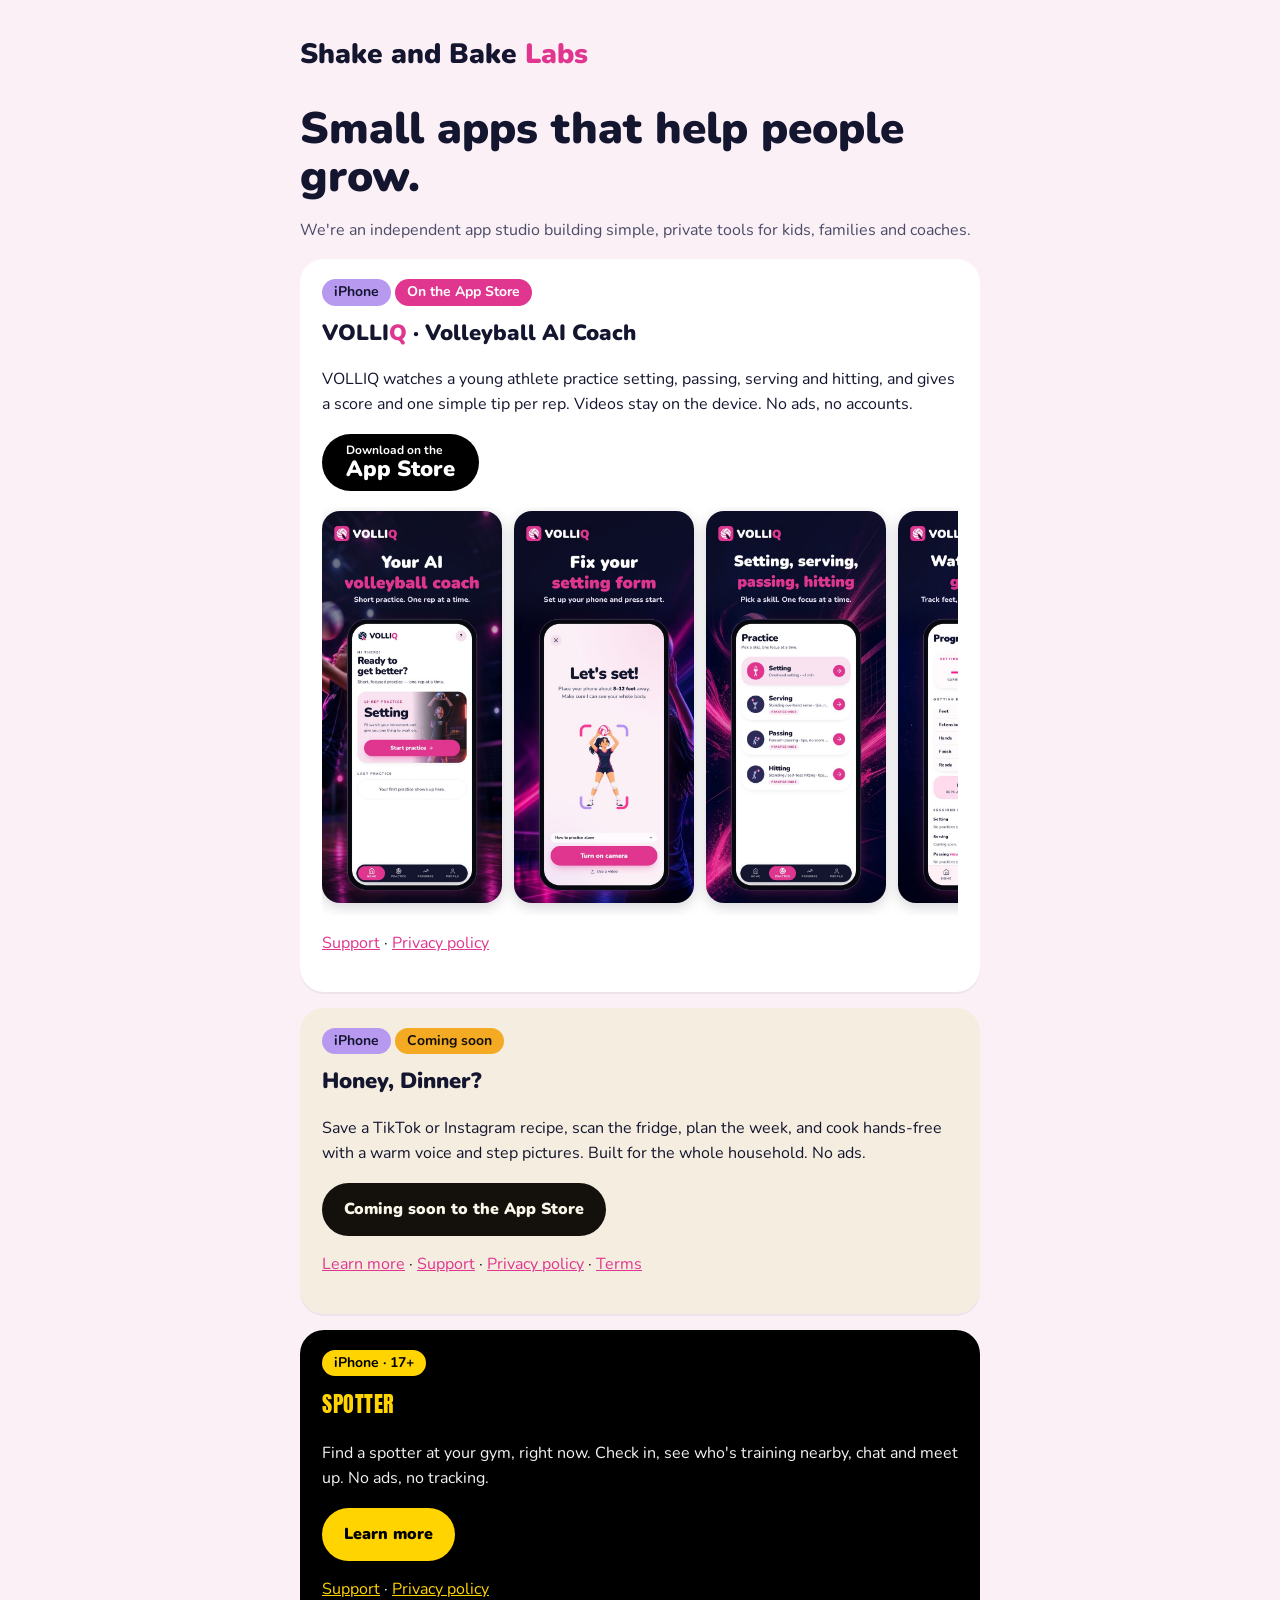
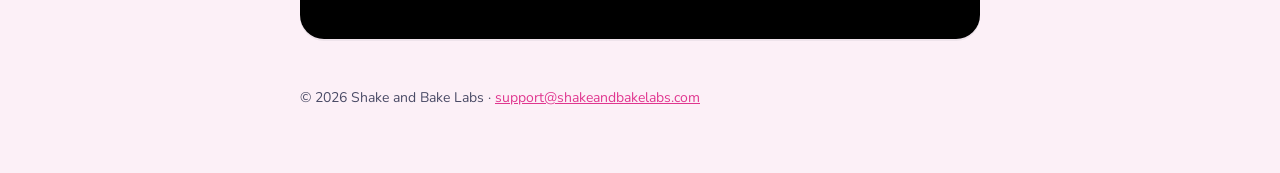
<file: index.html>
<!doctype html><html lang="en"><head><meta charset="utf-8"><meta name="viewport" content="width=device-width,initial-scale=1"><title>Shake and Bake Labs</title><meta name="description" content="Shake and Bake Labs makes friendly apps, including VOLLIQ, Honey, Dinner?, and SPOTTER."><link href="https://fonts.googleapis.com/css2?family=Anton&display=swap" rel="stylesheet"><link rel="stylesheet" href="style.css"></head><body><main>
<header><a class="brand" href="index.html">Shake and Bake <span>Labs</span></a></header>
<h1>Small apps that help people grow.</h1>
<p class="muted">We're an independent app studio building simple, private tools for kids, families and coaches.</p>
<div class="card">
<span class="tag">iPhone</span> <span class="tag live">On the App Store</span>
<h2 style="margin-top:10px">VOLLI<span style="color:var(--mag)">Q</span> · Volleyball AI Coach</h2>
<p>VOLLIQ watches a young athlete practice setting, passing, serving and hitting, and gives a score and one simple tip per rep. Videos stay on the device. No ads, no accounts.</p>
<p><a class="btn appstore" href="https://apps.apple.com/us/app/volliq/id6821212934" aria-label="Download VOLLIQ on the App Store"><small>Download on the</small>App Store</a></p>
<div class="shots"><img src="volliq/img/1-coach.jpg" alt="VOLLIQ Home screen: your AI volleyball coach" loading="lazy" width="600" height="1304"><img src="volliq/img/2-setting.jpg" alt="VOLLIQ Setting setup screen" loading="lazy" width="600" height="1304"><img src="volliq/img/3-skills.jpg" alt="VOLLIQ Practice skills: setting, serving, passing, hitting" loading="lazy" width="600" height="1304"><img src="volliq/img/4-progress.jpg" alt="VOLLIQ Progress tracking" loading="lazy" width="600" height="1304"><img src="volliq/img/5-athlete.jpg" alt="VOLLIQ Profile for young athletes" loading="lazy" width="600" height="1304"><img src="volliq/img/6-analysis.jpg" alt="VOLLIQ AI analysis of every rep" loading="lazy" width="600" height="1304"></div>
<p><a href="volliq/support.html">Support</a> · <a href="volliq/privacy.html">Privacy policy</a></p>
</div>
<div class="card" style="background:#F4EDE0">
<span class="tag">iPhone</span> <span class="tag" style="background:#F4AA22;color:#14110D">Coming soon</span>
<h2 style="margin-top:10px">Honey, Dinner?</h2>
<p>Save a TikTok or Instagram recipe, scan the fridge, plan the week, and cook hands-free with a warm voice and step pictures. Built for the whole household. No ads.</p>
<p><a class="btn" style="background:#14110D;color:#FBF6EA" href="honeydinner/">Coming soon to the App Store</a></p>
<p><a href="honeydinner/">Learn more</a> · <a href="honeydinner/support/">Support</a> · <a href="honeydinner/privacy/">Privacy policy</a> · <a href="honeydinner/terms/">Terms</a></p>
</div>
<div class="card" style="background:#000;color:#f2f2f2">
<span class="tag" style="background:#FFD400;color:#000">iPhone · 17+</span>
<h2 style="margin-top:10px"><span style="font-family:Anton,Impact,sans-serif;font-weight:400;color:#FFD400;letter-spacing:.5px">SPOTTER</span></h2>
<p>Find a spotter at your gym, right now. Check in, see who's training nearby, chat and meet up. No ads, no tracking.</p>
<p><a class="btn" style="background:#FFD400;color:#000" href="spotter/">Learn more</a></p>
<p><a style="color:#FFD400" href="spotter/support/">Support</a> · <a style="color:#FFD400" href="spotter/privacy/">Privacy policy</a></p>
</div>
<footer>© 2026 Shake and Bake Labs · <a href="mailto:support@shakeandbakelabs.com">support@shakeandbakelabs.com</a></footer>
</main></body></html>
</file>
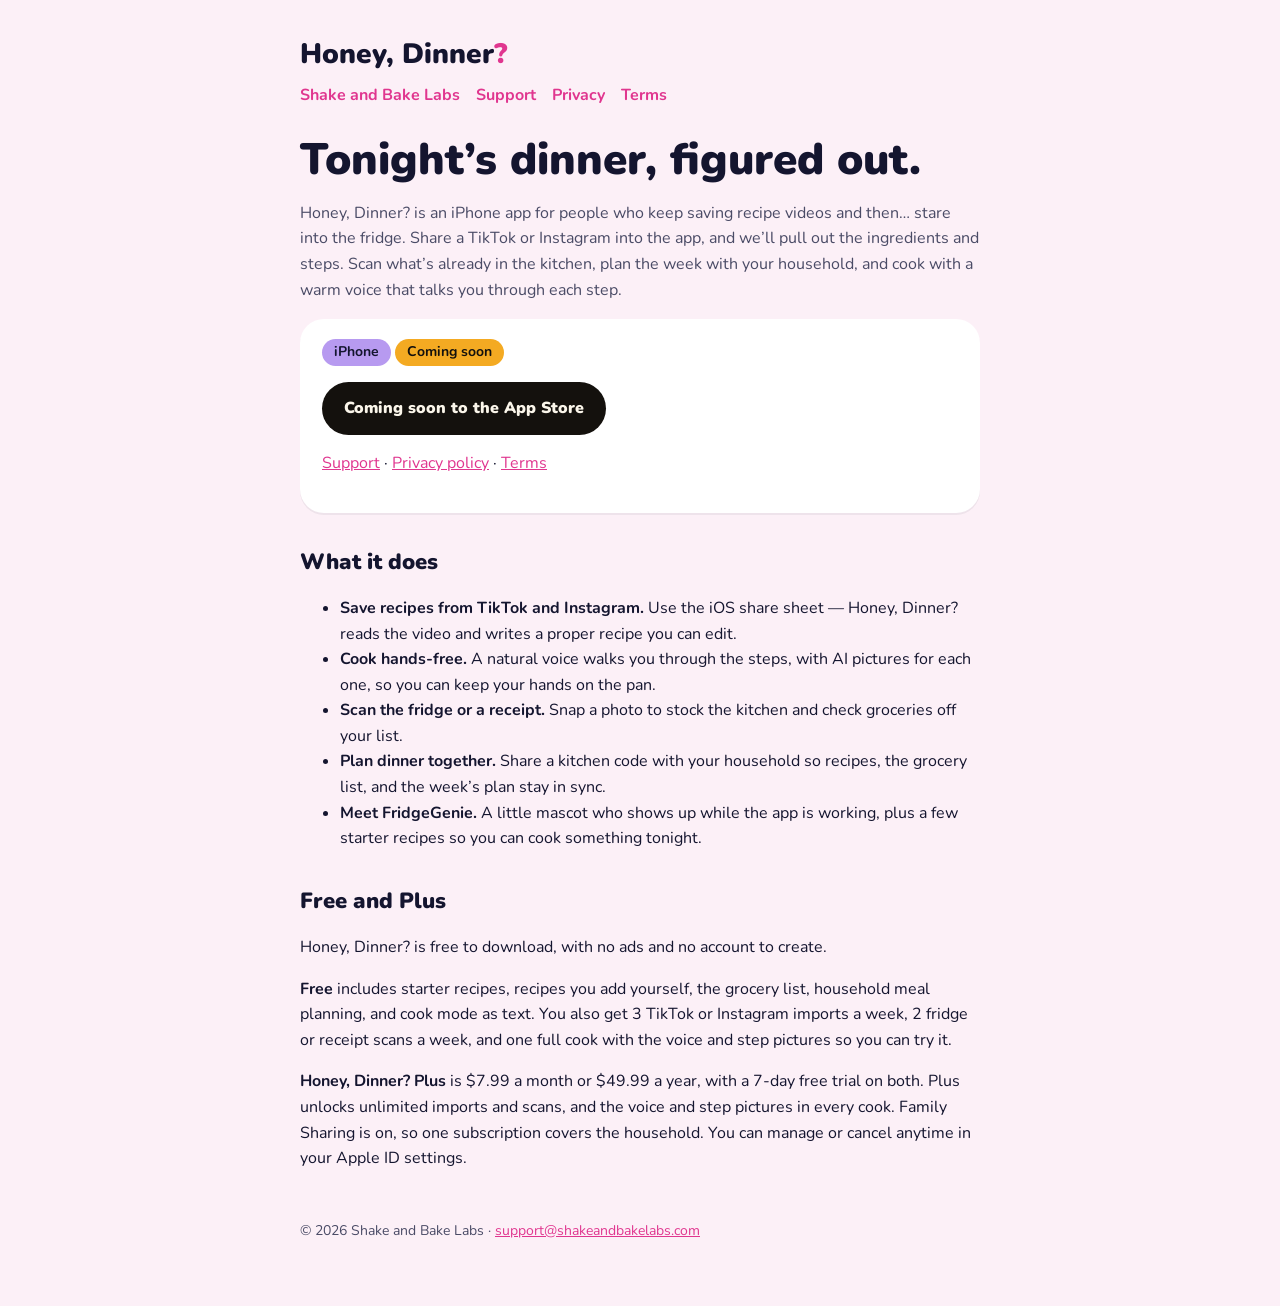
<file: honeydinner/index.html>
<!doctype html><html lang="en"><head><meta charset="utf-8"><meta name="viewport" content="width=device-width,initial-scale=1"><title>Honey, Dinner? · Shake and Bake Labs</title><meta name="description" content="Honey, Dinner? is an iPhone app that turns TikTok and Instagram recipes into something you can actually cook tonight — with a grocery list, a household plan, and hands-free cook mode."><link rel="stylesheet" href="/style.css"></head><body><main>
<header><a class="brand" href="/honeydinner/">Honey, Dinner<span>?</span></a><nav><a href="/">Shake and Bake Labs</a><a href="/honeydinner/support/">Support</a><a href="/honeydinner/privacy/">Privacy</a><a href="/honeydinner/terms/">Terms</a></nav></header>
<h1>Tonight’s dinner, figured out.</h1>
<p class="muted">Honey, Dinner? is an iPhone app for people who keep saving recipe videos and then… stare into the fridge. Share a TikTok or Instagram into the app, and we’ll pull out the ingredients and steps. Scan what’s already in the kitchen, plan the week with your household, and cook with a warm voice that talks you through each step.</p>
<div class="card">
<span class="tag">iPhone</span> <span class="tag" style="background:#F4AA22;color:#14110D">Coming soon</span>
<p style="margin-top:16px"><a class="btn" style="background:#14110D;color:#FBF6EA">Coming soon to the App Store</a></p>
<p><a href="/honeydinner/support/">Support</a> · <a href="/honeydinner/privacy/">Privacy policy</a> · <a href="/honeydinner/terms/">Terms</a></p>
</div>
<h2>What it does</h2>
<ul>
<li><b>Save recipes from TikTok and Instagram.</b> Use the iOS share sheet — Honey, Dinner? reads the video and writes a proper recipe you can edit.</li>
<li><b>Cook hands-free.</b> A natural voice walks you through the steps, with AI pictures for each one, so you can keep your hands on the pan.</li>
<li><b>Scan the fridge or a receipt.</b> Snap a photo to stock the kitchen and check groceries off your list.</li>
<li><b>Plan dinner together.</b> Share a kitchen code with your household so recipes, the grocery list, and the week’s plan stay in sync.</li>
<li><b>Meet FridgeGenie.</b> A little mascot who shows up while the app is working, plus a few starter recipes so you can cook something tonight.</li>
</ul>
<h2>Free and Plus</h2>
<p>Honey, Dinner? is free to download, with no ads and no account to create.</p>
<p><b>Free</b> includes starter recipes, recipes you add yourself, the grocery list, household meal planning, and cook mode as text. You also get 3 TikTok or Instagram imports a week, 2 fridge or receipt scans a week, and one full cook with the voice and step pictures so you can try it.</p>
<p><b>Honey, Dinner? Plus</b> is $7.99 a month or $49.99 a year, with a 7-day free trial on both. Plus unlocks unlimited imports and scans, and the voice and step pictures in every cook. Family Sharing is on, so one subscription covers the household. You can manage or cancel anytime in your Apple ID settings.</p>
<footer>© 2026 Shake and Bake Labs · <a href="mailto:support@shakeandbakelabs.com">support@shakeandbakelabs.com</a></footer>
</main></body></html>
</file>
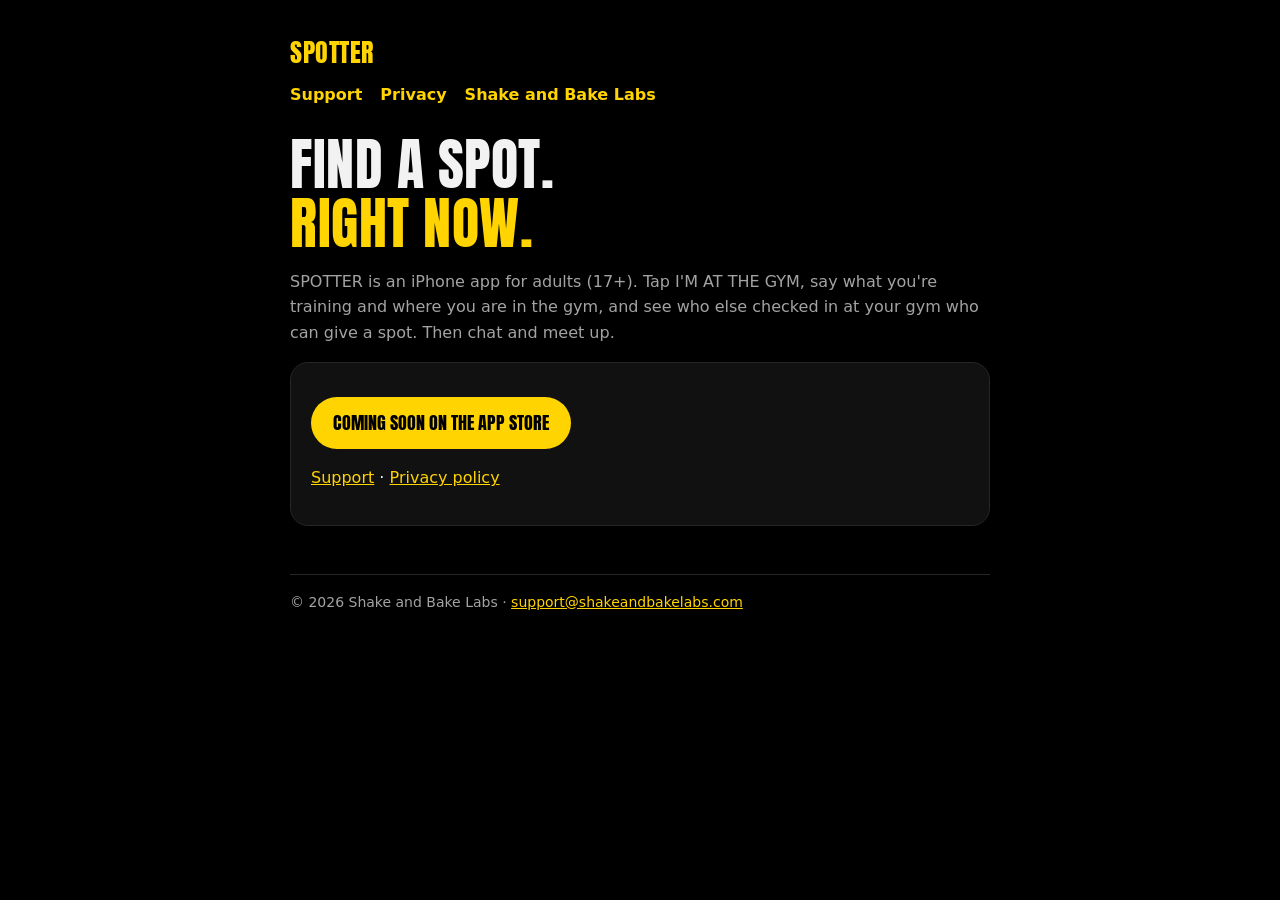
<file: spotter/index.html>
<!doctype html><html lang="en"><head><meta charset="utf-8"><meta name="viewport" content="width=device-width,initial-scale=1"><link rel="preconnect" href="https://fonts.googleapis.com"><link rel="preconnect" href="https://fonts.gstatic.com" crossorigin><link href="https://fonts.googleapis.com/css2?family=Anton&display=swap" rel="stylesheet"><link rel="stylesheet" href="/spotter/spotter.css"><title>SPOTTER · Shake and Bake Labs</title><meta name="description" content="Find a spotter at your gym, right now."></head><body><main><header><a class="brand" href="/spotter/"><span>SPOTTER</span></a><nav><a href="/spotter/support/">Support</a><a href="/spotter/privacy/">Privacy</a><a href="/">Shake and Bake Labs</a></nav></header>
<h1>Find a spot.<br><span style="color:var(--y)">Right now.</span></h1>
<p class="mut">SPOTTER is an iPhone app for adults (17+). Tap I'M AT THE GYM, say what you're training and where you are in the gym, and see who else checked in at your gym who can give a spot. Then chat and meet up.</p>
<div class="card"><p><a class="btn" href="#">Coming soon on the App Store</a></p><p><a href="/spotter/support/">Support</a> · <a href="/spotter/privacy/">Privacy policy</a></p></div>
<footer>© 2026 Shake and Bake Labs · <a href="mailto:support@shakeandbakelabs.com">support@shakeandbakelabs.com</a></footer></main></body></html>
</file>
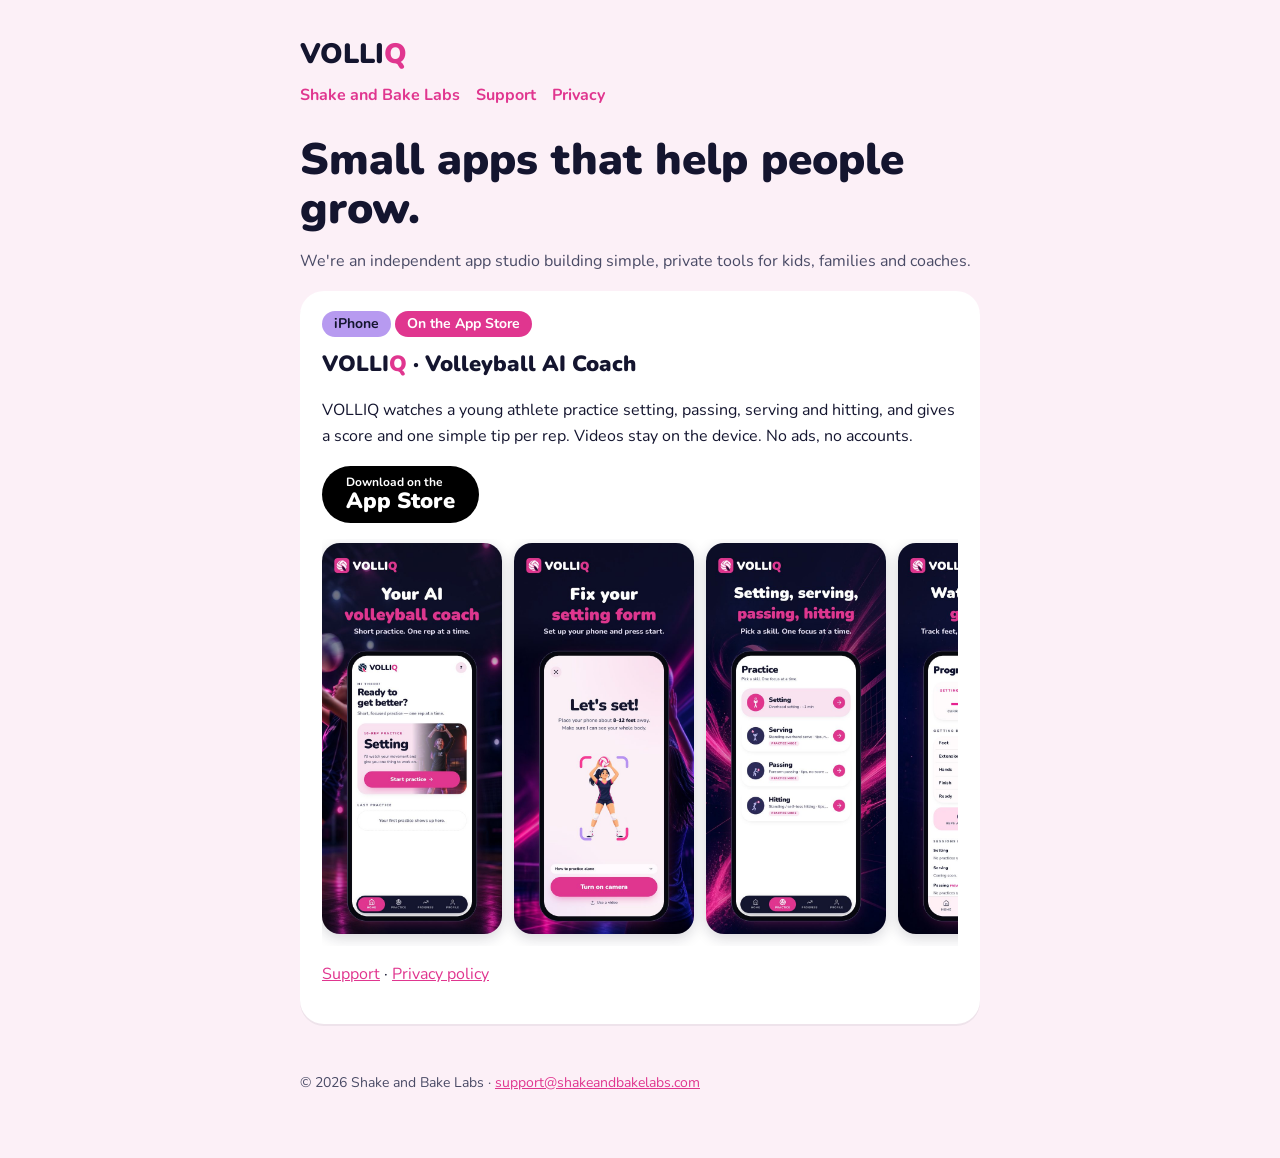
<file: volliq/index.html>
<!doctype html><html lang="en"><head><meta charset="utf-8"><meta name="viewport" content="width=device-width,initial-scale=1"><title>VOLLIQ · Shake and Bake Labs</title><meta name="description" content="Shake and Bake Labs makes friendly apps, including VOLLIQ, the AI volleyball coach for young athletes."><link rel="stylesheet" href="../style.css"></head><body><main>
<header><a class="brand" href="index.html">VOLLI<span>Q</span></a><nav><a href="../index.html">Shake and Bake Labs</a><a href="support.html">Support</a><a href="privacy.html">Privacy</a></nav></header>
<h1>Small apps that help people grow.</h1>
<p class="muted">We're an independent app studio building simple, private tools for kids, families and coaches.</p>
<div class="card">
<span class="tag">iPhone</span> <span class="tag live">On the App Store</span>
<h2 style="margin-top:10px">VOLLI<span style="color:var(--mag)">Q</span> · Volleyball AI Coach</h2>
<p>VOLLIQ watches a young athlete practice setting, passing, serving and hitting, and gives a score and one simple tip per rep. Videos stay on the device. No ads, no accounts.</p>
<p><a class="btn appstore" href="https://apps.apple.com/us/app/volliq/id6821212934" aria-label="Download VOLLIQ on the App Store"><small>Download on the</small>App Store</a></p>
<div class="shots"><img src="img/1-coach.jpg" alt="VOLLIQ Home screen: your AI volleyball coach" loading="lazy" width="600" height="1304"><img src="img/2-setting.jpg" alt="VOLLIQ Setting setup screen" loading="lazy" width="600" height="1304"><img src="img/3-skills.jpg" alt="VOLLIQ Practice skills: setting, serving, passing, hitting" loading="lazy" width="600" height="1304"><img src="img/4-progress.jpg" alt="VOLLIQ Progress tracking" loading="lazy" width="600" height="1304"><img src="img/5-athlete.jpg" alt="VOLLIQ Profile for young athletes" loading="lazy" width="600" height="1304"><img src="img/6-analysis.jpg" alt="VOLLIQ AI analysis of every rep" loading="lazy" width="600" height="1304"></div>
<p><a href="support.html">Support</a> · <a href="privacy.html">Privacy policy</a></p>
</div>
<footer>© 2026 Shake and Bake Labs · <a href="mailto:support@shakeandbakelabs.com">support@shakeandbakelabs.com</a></footer>
</main></body></html>
</file>
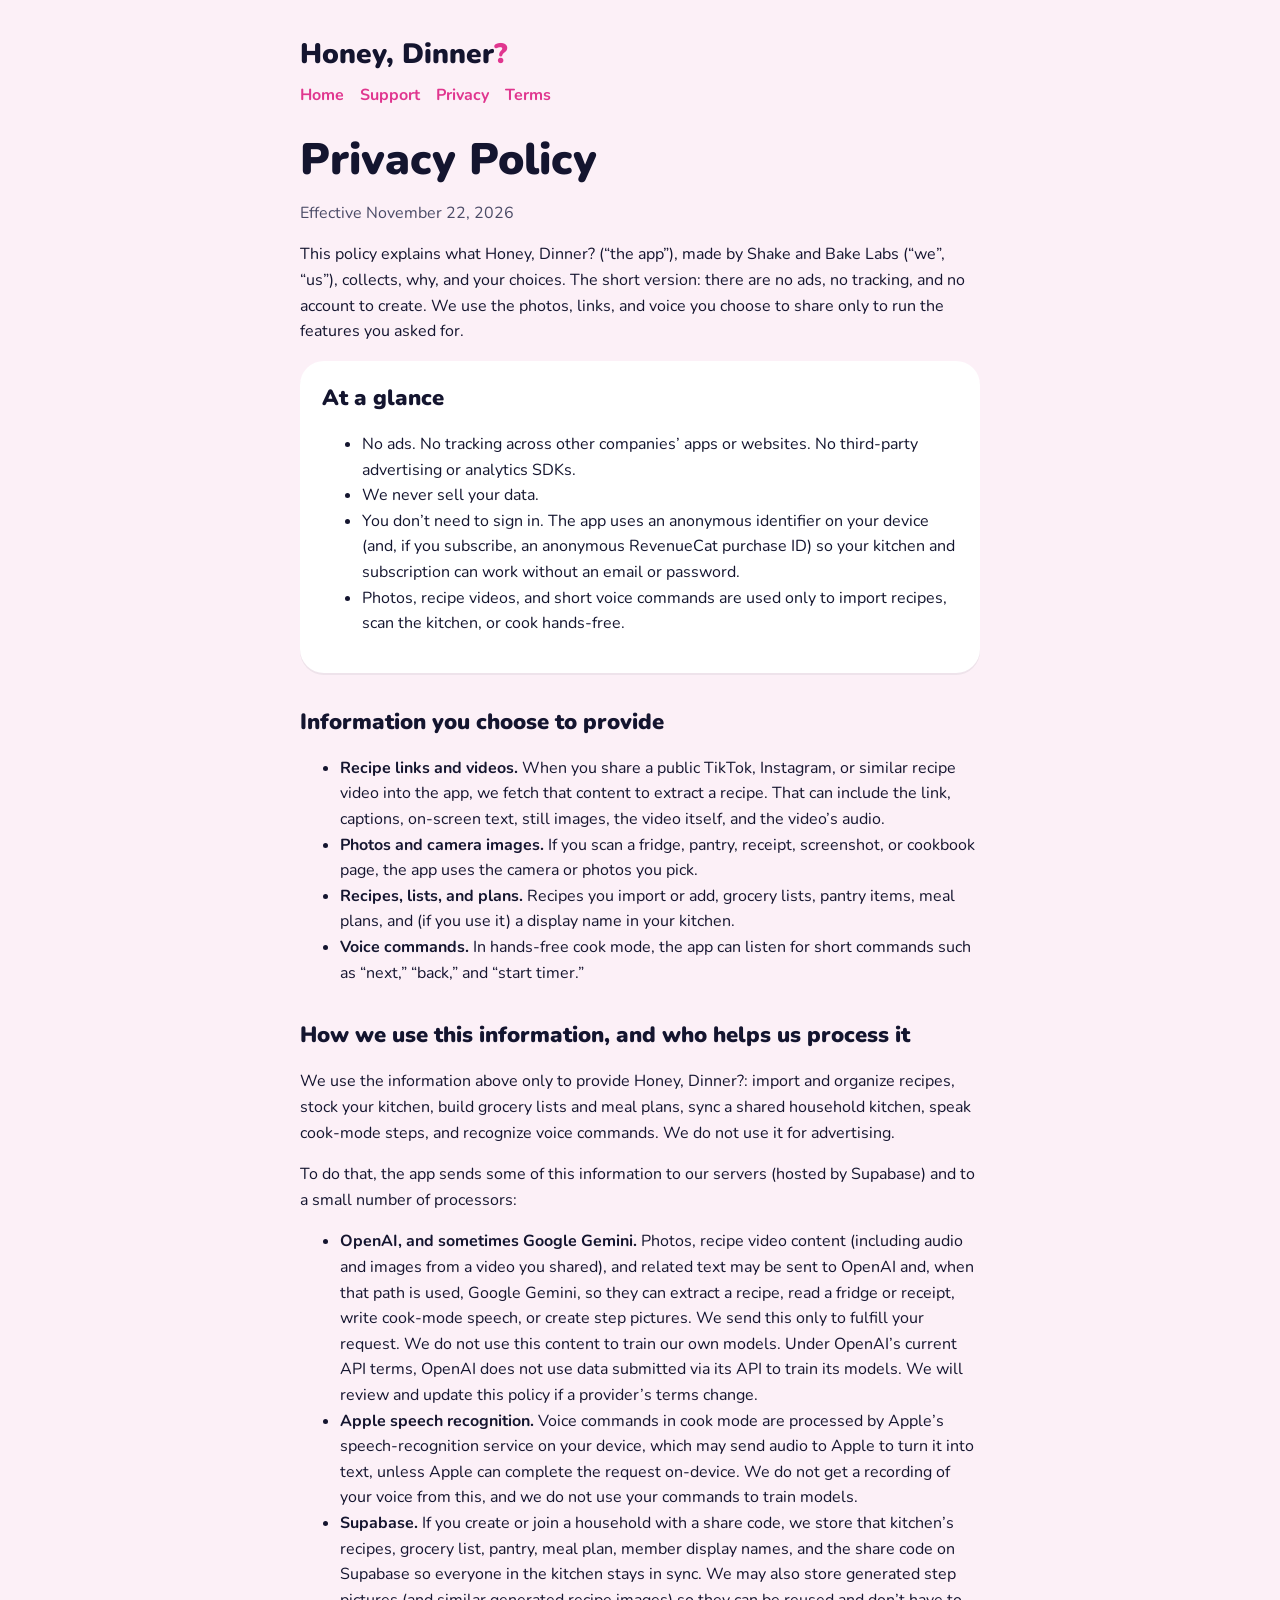
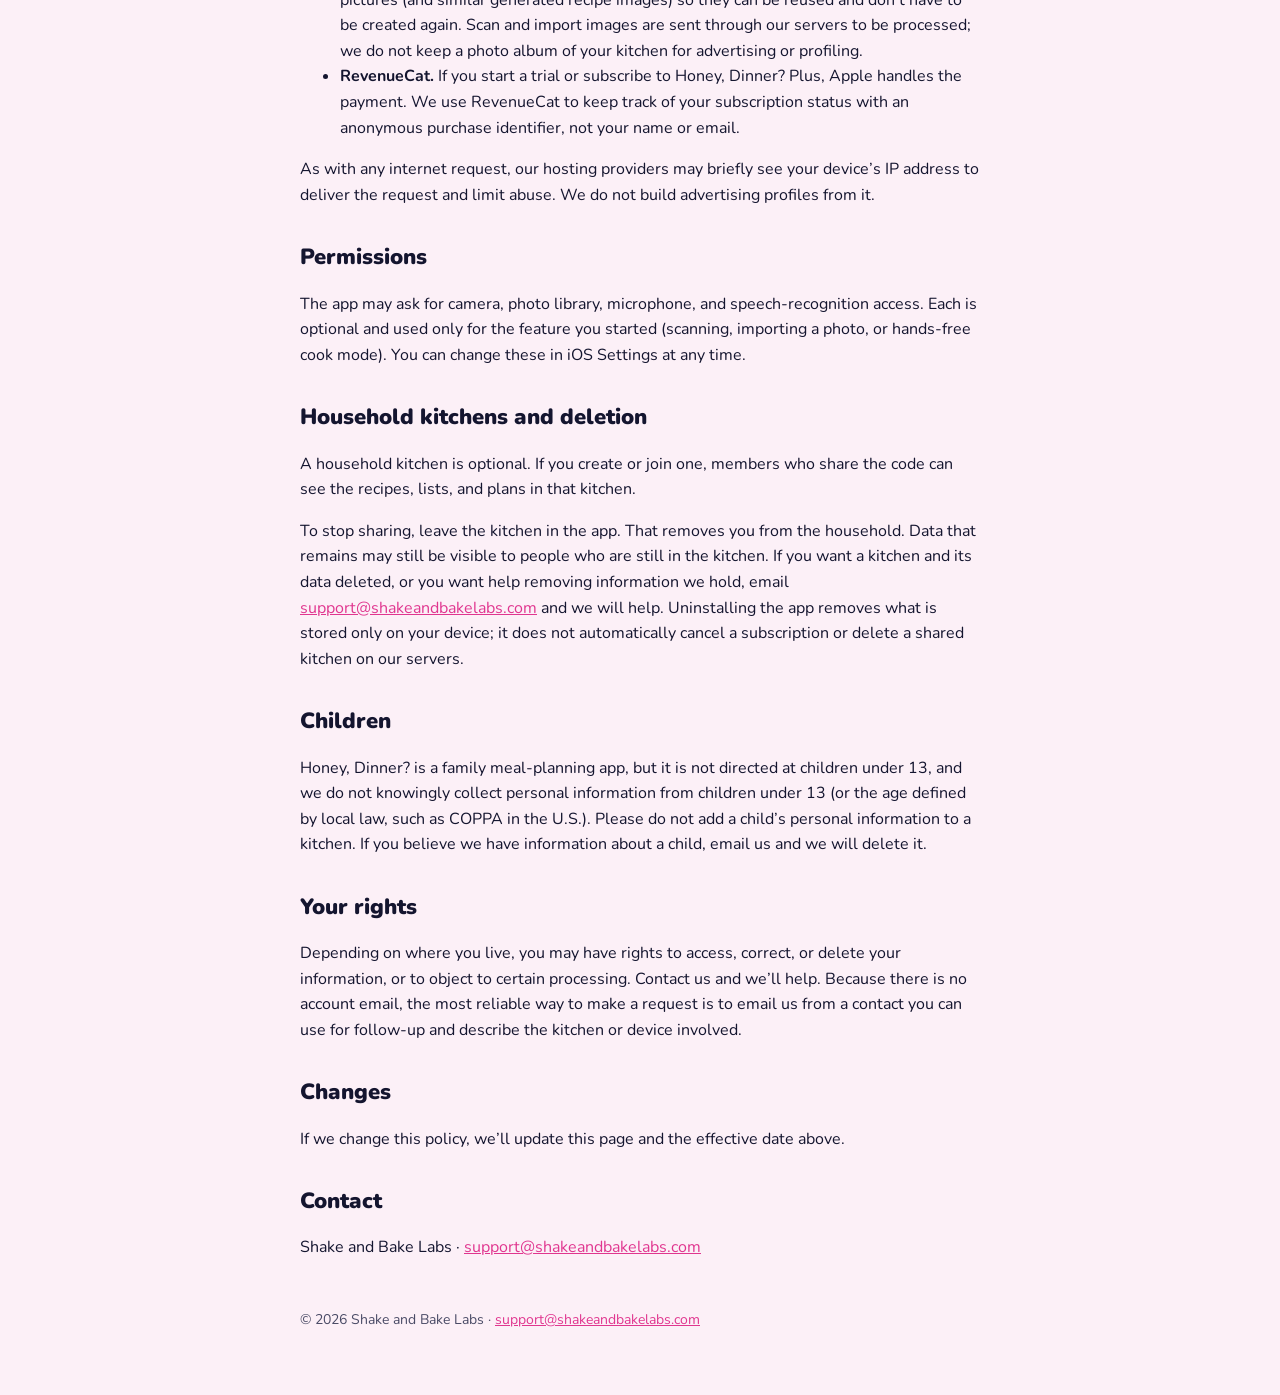
<file: honeydinner/privacy/index.html>
<!doctype html><html lang="en"><head><meta charset="utf-8"><meta name="viewport" content="width=device-width,initial-scale=1"><title>Privacy Policy · Honey, Dinner?</title><link rel="stylesheet" href="/style.css"></head><body><main>
<header><a class="brand" href="/honeydinner/">Honey, Dinner<span>?</span></a><nav><a href="/honeydinner/">Home</a><a href="/honeydinner/support/">Support</a><a href="/honeydinner/privacy/">Privacy</a><a href="/honeydinner/terms/">Terms</a></nav></header>
<h1>Privacy Policy</h1>
<p class="muted">Effective November 22, 2026</p>
<p>This policy explains what Honey, Dinner? (“the app”), made by Shake and Bake Labs (“we”, “us”), collects, why, and your choices. The short version: there are no ads, no tracking, and no account to create. We use the photos, links, and voice you choose to share only to run the features you asked for.</p>

<div class="card"><h2 style="margin-top:0">At a glance</h2><ul>
<li>No ads. No tracking across other companies’ apps or websites. No third-party advertising or analytics SDKs.</li>
<li>We never sell your data.</li>
<li>You don’t need to sign in. The app uses an anonymous identifier on your device (and, if you subscribe, an anonymous RevenueCat purchase ID) so your kitchen and subscription can work without an email or password.</li>
<li>Photos, recipe videos, and short voice commands are used only to import recipes, scan the kitchen, or cook hands-free.</li>
</ul></div>

<h2>Information you choose to provide</h2>
<ul>
<li><b>Recipe links and videos.</b> When you share a public TikTok, Instagram, or similar recipe video into the app, we fetch that content to extract a recipe. That can include the link, captions, on-screen text, still images, the video itself, and the video’s audio.</li>
<li><b>Photos and camera images.</b> If you scan a fridge, pantry, receipt, screenshot, or cookbook page, the app uses the camera or photos you pick.</li>
<li><b>Recipes, lists, and plans.</b> Recipes you import or add, grocery lists, pantry items, meal plans, and (if you use it) a display name in your kitchen.</li>
<li><b>Voice commands.</b> In hands-free cook mode, the app can listen for short commands such as “next,” “back,” and “start timer.”</li>
</ul>

<h2>How we use this information, and who helps us process it</h2>
<p>We use the information above only to provide Honey, Dinner?: import and organize recipes, stock your kitchen, build grocery lists and meal plans, sync a shared household kitchen, speak cook-mode steps, and recognize voice commands. We do not use it for advertising.</p>
<p>To do that, the app sends some of this information to our servers (hosted by Supabase) and to a small number of processors:</p>
<ul>
<li><b>OpenAI, and sometimes Google Gemini.</b> Photos, recipe video content (including audio and images from a video you shared), and related text may be sent to OpenAI and, when that path is used, Google Gemini, so they can extract a recipe, read a fridge or receipt, write cook-mode speech, or create step pictures. We send this only to fulfill your request. We do not use this content to train our own models. Under OpenAI’s current API terms, OpenAI does not use data submitted via its API to train its models. We will review and update this policy if a provider’s terms change.</li>
<li><b>Apple speech recognition.</b> Voice commands in cook mode are processed by Apple’s speech-recognition service on your device, which may send audio to Apple to turn it into text, unless Apple can complete the request on-device. We do not get a recording of your voice from this, and we do not use your commands to train models.</li>
<li><b>Supabase.</b> If you create or join a household with a share code, we store that kitchen’s recipes, grocery list, pantry, meal plan, member display names, and the share code on Supabase so everyone in the kitchen stays in sync. We may also store generated step pictures (and similar generated recipe images) so they can be reused and don’t have to be created again. Scan and import images are sent through our servers to be processed; we do not keep a photo album of your kitchen for advertising or profiling.</li>
<li><b>RevenueCat.</b> If you start a trial or subscribe to Honey, Dinner? Plus, Apple handles the payment. We use RevenueCat to keep track of your subscription status with an anonymous purchase identifier, not your name or email.</li>
</ul>
<p>As with any internet request, our hosting providers may briefly see your device’s IP address to deliver the request and limit abuse. We do not build advertising profiles from it.</p>

<h2>Permissions</h2>
<p>The app may ask for camera, photo library, microphone, and speech-recognition access. Each is optional and used only for the feature you started (scanning, importing a photo, or hands-free cook mode). You can change these in iOS Settings at any time.</p>

<h2>Household kitchens and deletion</h2>
<p>A household kitchen is optional. If you create or join one, members who share the code can see the recipes, lists, and plans in that kitchen.</p>
<p>To stop sharing, leave the kitchen in the app. That removes you from the household. Data that remains may still be visible to people who are still in the kitchen. If you want a kitchen and its data deleted, or you want help removing information we hold, email <a href="mailto:support@shakeandbakelabs.com">support@shakeandbakelabs.com</a> and we will help. Uninstalling the app removes what is stored only on your device; it does not automatically cancel a subscription or delete a shared kitchen on our servers.</p>

<h2>Children</h2>
<p>Honey, Dinner? is a family meal-planning app, but it is not directed at children under 13, and we do not knowingly collect personal information from children under 13 (or the age defined by local law, such as COPPA in the U.S.). Please do not add a child’s personal information to a kitchen. If you believe we have information about a child, email us and we will delete it.</p>

<h2>Your rights</h2>
<p>Depending on where you live, you may have rights to access, correct, or delete your information, or to object to certain processing. Contact us and we’ll help. Because there is no account email, the most reliable way to make a request is to email us from a contact you can use for follow-up and describe the kitchen or device involved.</p>

<h2>Changes</h2>
<p>If we change this policy, we’ll update this page and the effective date above.</p>

<h2>Contact</h2>
<p>Shake and Bake Labs · <a href="mailto:support@shakeandbakelabs.com">support@shakeandbakelabs.com</a></p>
<footer>© 2026 Shake and Bake Labs · <a href="mailto:support@shakeandbakelabs.com">support@shakeandbakelabs.com</a></footer>
</main></body></html>
</file>
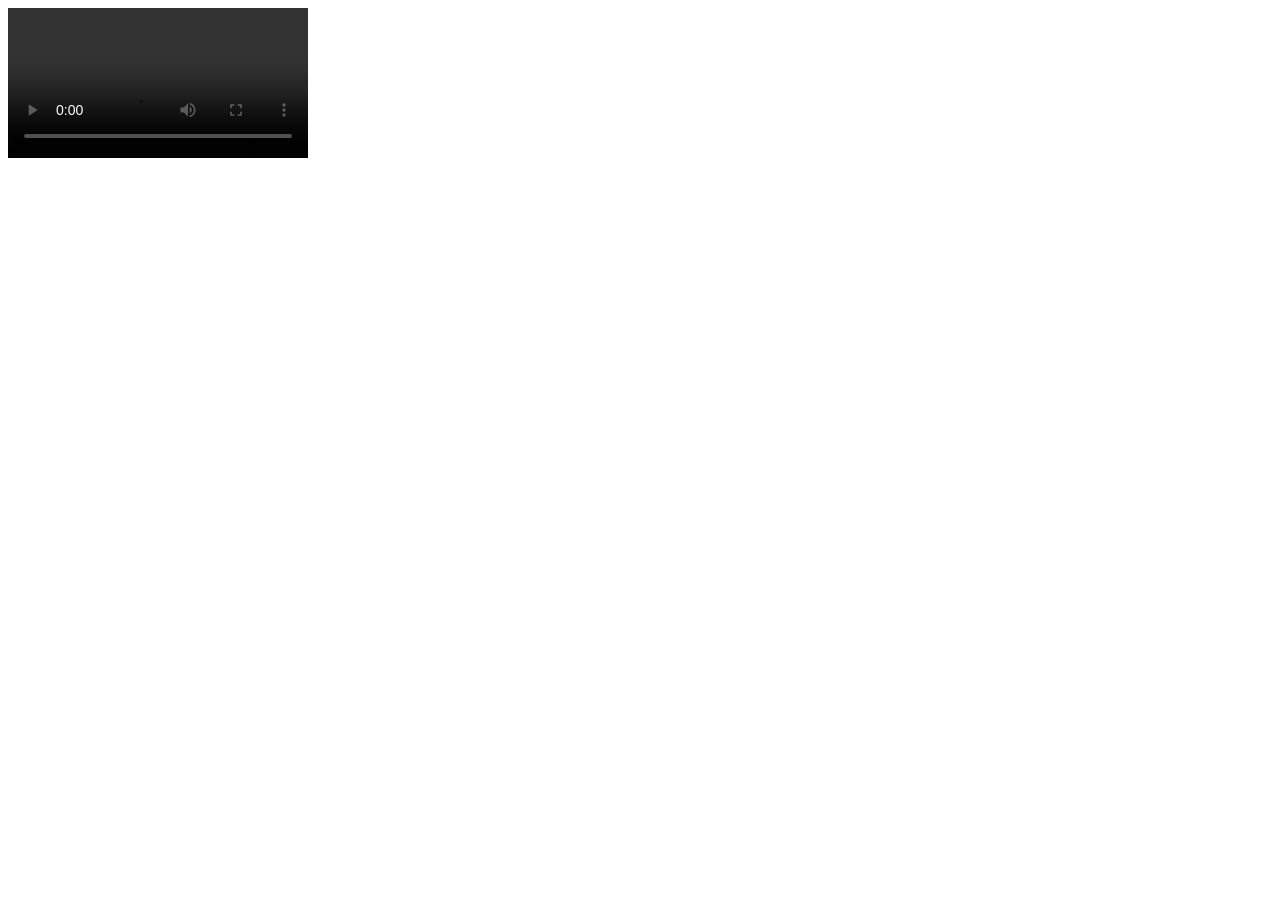
<file: honeydinner/review/index.html>
<!DOCTYPE html>
<html lang="en">
<head>
  <meta charset="utf-8">
  <meta name="viewport" content="width=device-width, initial-scale=1">
  <title>Honey, Dinner? — App Review Recording</title>
</head>
<body>
  <video controls playsinline src="app-review-recording.mp4" style="max-width:100%;height:auto;"></video>
</body>
</html>
</file>
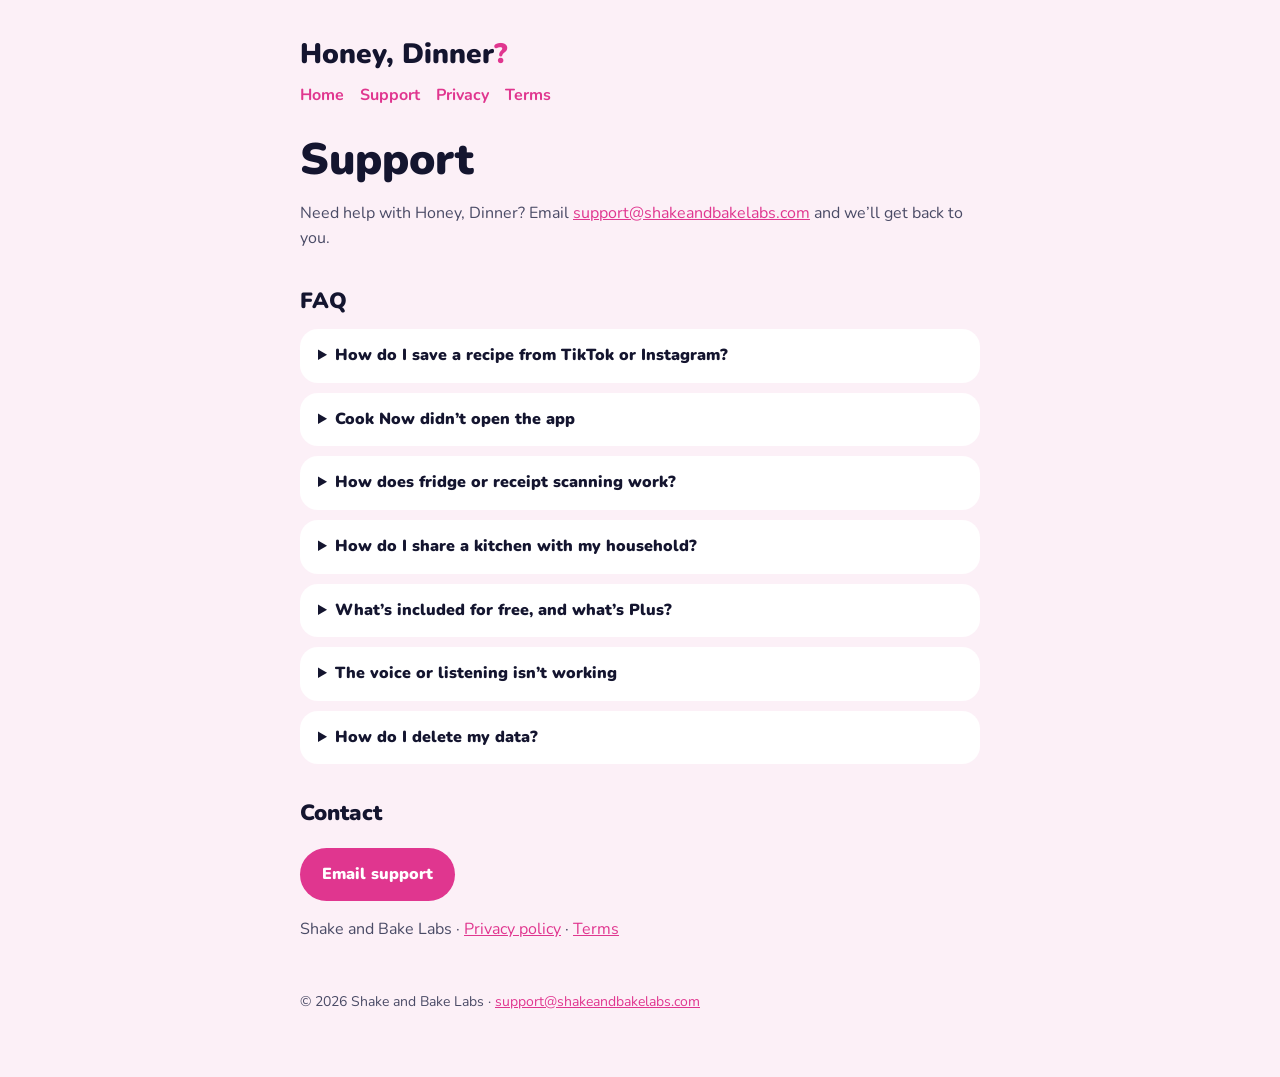
<file: honeydinner/support/index.html>
<!doctype html><html lang="en"><head><meta charset="utf-8"><meta name="viewport" content="width=device-width,initial-scale=1"><title>Support · Honey, Dinner?</title><link rel="stylesheet" href="/style.css"></head><body><main>
<header><a class="brand" href="/honeydinner/">Honey, Dinner<span>?</span></a><nav><a href="/honeydinner/">Home</a><a href="/honeydinner/support/">Support</a><a href="/honeydinner/privacy/">Privacy</a><a href="/honeydinner/terms/">Terms</a></nav></header>
<h1>Support</h1>
<p class="muted">Need help with Honey, Dinner? Email <a href="mailto:support@shakeandbakelabs.com">support@shakeandbakelabs.com</a> and we’ll get back to you.</p>
<h2>FAQ</h2>
<details><summary>How do I save a recipe from TikTok or Instagram?</summary><p>On your iPhone, open a public recipe video, tap Share, and choose Honey, Dinner? The app writes a recipe with ingredients and steps that you can edit before you save it.</p></details>
<details><summary>Cook Now didn’t open the app</summary><p>After an import, “Cook it now” should open Honey, Dinner? on that recipe. If the recipe saved but the app didn’t open, open Honey, Dinner? from your Home Screen — the recipe will be in your collection. You can also use “Finish in the app.” If this keeps happening, email us and tell us whether you shared from TikTok or Instagram.</p></details>
<details><summary>How does fridge or receipt scanning work?</summary><p>On the Scan screen, take a photo or upload one from your library. We’ll try to add what we see to your kitchen. Items from a receipt usually go to the pantry, and matching names can be checked off your grocery list. You can fix anything that was misread.</p></details>
<details><summary>How do I share a kitchen with my household?</summary><p>Create a kitchen in the app and share the code with the people you cook with. Anyone who joins sees the same recipes, grocery list, and meal plan. This is optional — you can use the app just on your own device. To stop sharing, leave the kitchen in the app.</p></details>
<details><summary>What’s included for free, and what’s Plus?</summary><p>Free includes starter recipes, recipes you add yourself, the grocery list, household meal planning, and text cook mode, plus 3 social imports a week, 2 scans a week, and one full cook with the voice and step pictures. Honey, Dinner? Plus ($7.99 a month or $49.99 a year, with a 7-day free trial) unlocks unlimited imports and scans, and the voice and step pictures in every cook. Family Sharing is on. Manage or cancel the subscription in your Apple ID settings (Settings → [your name] → Subscriptions).</p></details>
<details><summary>The voice or listening isn’t working</summary><p>Hands-free cook mode needs microphone and speech-recognition access. Open iOS Settings → Honey, Dinner? and allow both, then try cook mode again.</p></details>
<details><summary>How do I delete my data?</summary><p>Leave a shared kitchen in the app to stop syncing. To request deletion of a kitchen or other information we hold, email <a href="mailto:support@shakeandbakelabs.com">support@shakeandbakelabs.com</a>. Uninstalling the app removes what is stored only on your device; it does not cancel a subscription. See our <a href="/honeydinner/privacy/">privacy policy</a>.</p></details>
<h2>Contact</h2>
<p><a class="btn" href="mailto:support@shakeandbakelabs.com">Email support</a></p>
<p class="muted">Shake and Bake Labs · <a href="/honeydinner/privacy/">Privacy policy</a> · <a href="/honeydinner/terms/">Terms</a></p>
<footer>© 2026 Shake and Bake Labs · <a href="mailto:support@shakeandbakelabs.com">support@shakeandbakelabs.com</a></footer>
</main></body></html>
</file>
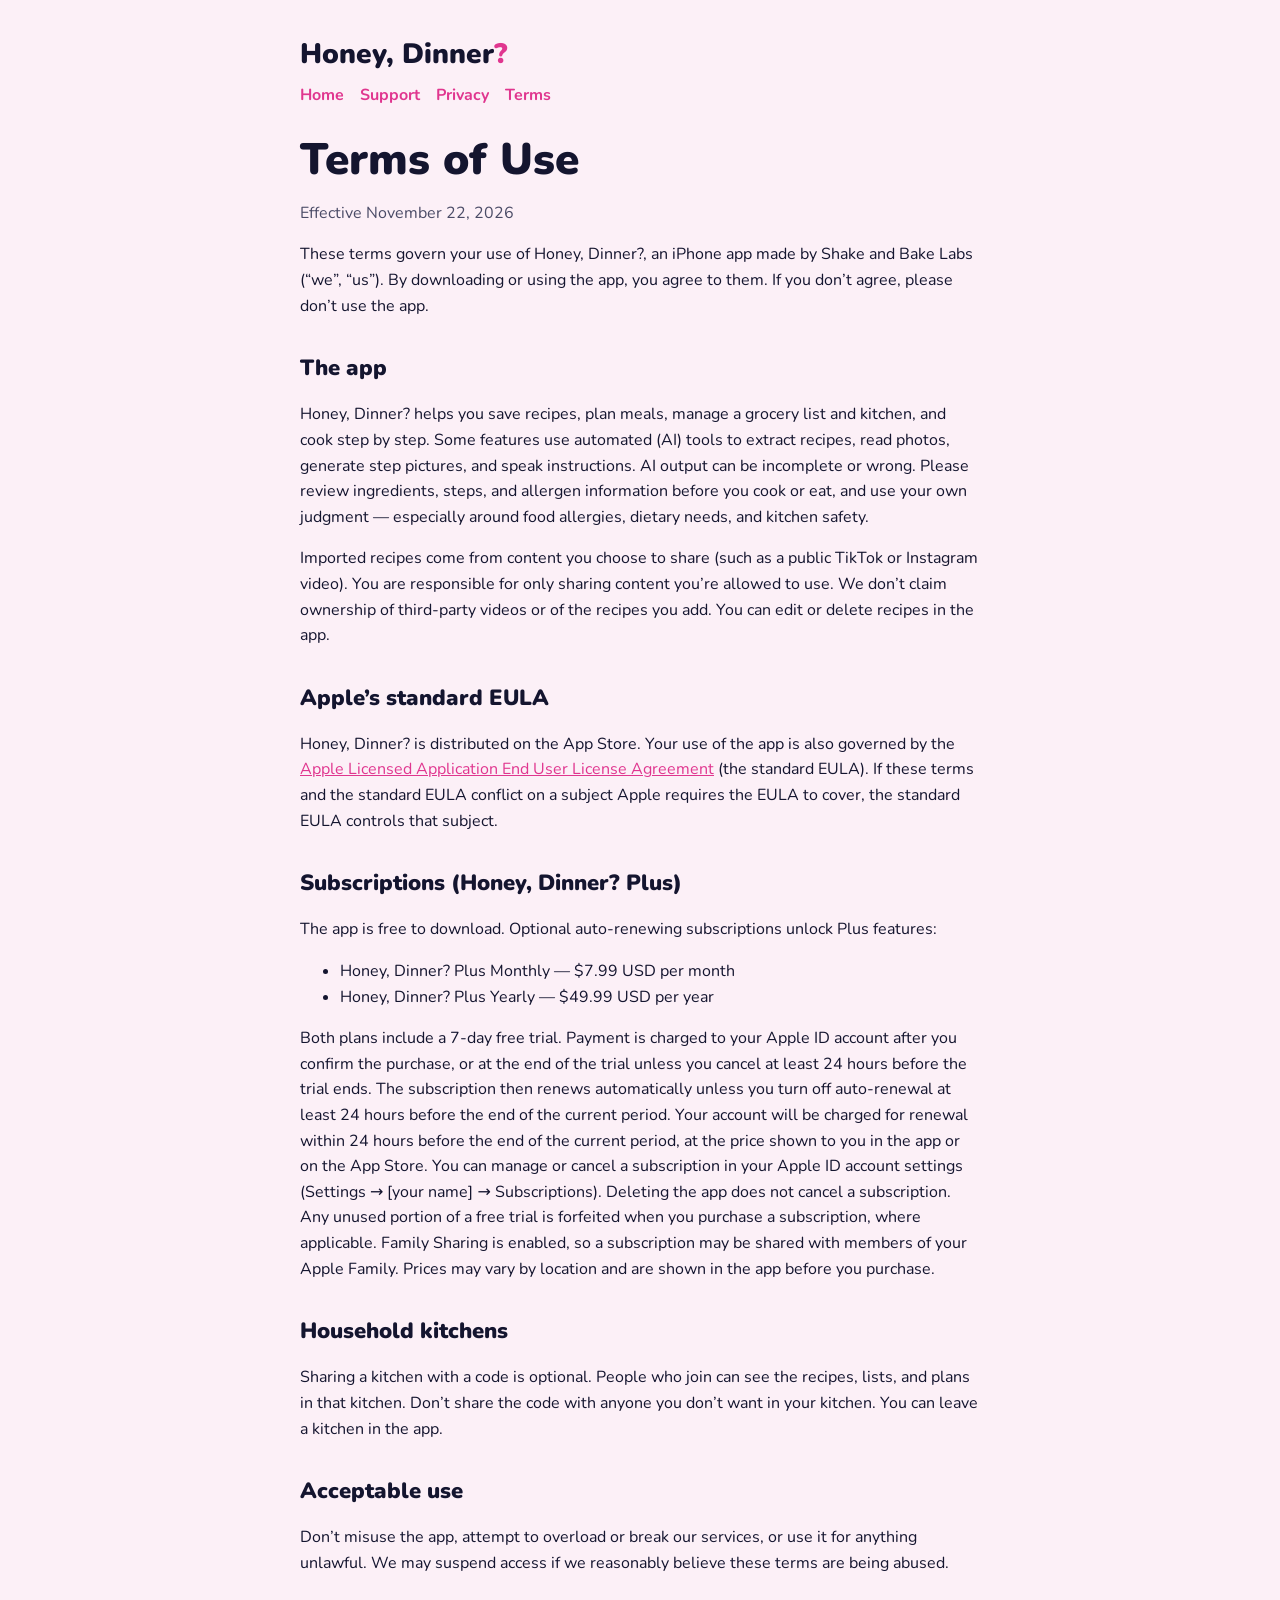
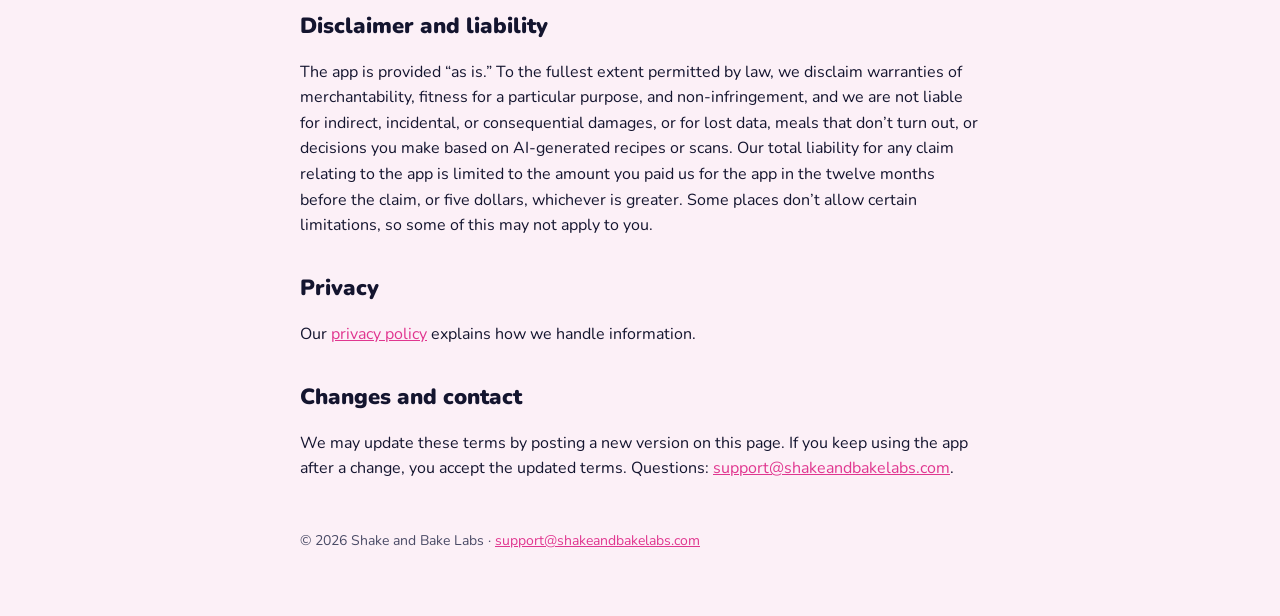
<file: honeydinner/terms/index.html>
<!doctype html><html lang="en"><head><meta charset="utf-8"><meta name="viewport" content="width=device-width,initial-scale=1"><title>Terms of Use · Honey, Dinner?</title><link rel="stylesheet" href="/style.css"></head><body><main>
<header><a class="brand" href="/honeydinner/">Honey, Dinner<span>?</span></a><nav><a href="/honeydinner/">Home</a><a href="/honeydinner/support/">Support</a><a href="/honeydinner/privacy/">Privacy</a><a href="/honeydinner/terms/">Terms</a></nav></header>
<h1>Terms of Use</h1>
<p class="muted">Effective November 22, 2026</p>
<p>These terms govern your use of Honey, Dinner?, an iPhone app made by Shake and Bake Labs (“we”, “us”). By downloading or using the app, you agree to them. If you don’t agree, please don’t use the app.</p>

<h2>The app</h2>
<p>Honey, Dinner? helps you save recipes, plan meals, manage a grocery list and kitchen, and cook step by step. Some features use automated (AI) tools to extract recipes, read photos, generate step pictures, and speak instructions. AI output can be incomplete or wrong. Please review ingredients, steps, and allergen information before you cook or eat, and use your own judgment — especially around food allergies, dietary needs, and kitchen safety.</p>
<p>Imported recipes come from content you choose to share (such as a public TikTok or Instagram video). You are responsible for only sharing content you’re allowed to use. We don’t claim ownership of third-party videos or of the recipes you add. You can edit or delete recipes in the app.</p>

<h2>Apple’s standard EULA</h2>
<p>Honey, Dinner? is distributed on the App Store. Your use of the app is also governed by the <a href="https://www.apple.com/legal/internet-services/itunes/dev/stdeula/">Apple Licensed Application End User License Agreement</a> (the standard EULA). If these terms and the standard EULA conflict on a subject Apple requires the EULA to cover, the standard EULA controls that subject.</p>

<h2>Subscriptions (Honey, Dinner? Plus)</h2>
<p>The app is free to download. Optional auto-renewing subscriptions unlock Plus features:</p>
<ul>
<li>Honey, Dinner? Plus Monthly — $7.99 USD per month</li>
<li>Honey, Dinner? Plus Yearly — $49.99 USD per year</li>
</ul>
<p>Both plans include a 7-day free trial. Payment is charged to your Apple ID account after you confirm the purchase, or at the end of the trial unless you cancel at least 24 hours before the trial ends. The subscription then renews automatically unless you turn off auto-renewal at least 24 hours before the end of the current period. Your account will be charged for renewal within 24 hours before the end of the current period, at the price shown to you in the app or on the App Store. You can manage or cancel a subscription in your Apple ID account settings (Settings → [your name] → Subscriptions). Deleting the app does not cancel a subscription. Any unused portion of a free trial is forfeited when you purchase a subscription, where applicable. Family Sharing is enabled, so a subscription may be shared with members of your Apple Family. Prices may vary by location and are shown in the app before you purchase.</p>

<h2>Household kitchens</h2>
<p>Sharing a kitchen with a code is optional. People who join can see the recipes, lists, and plans in that kitchen. Don’t share the code with anyone you don’t want in your kitchen. You can leave a kitchen in the app.</p>

<h2>Acceptable use</h2>
<p>Don’t misuse the app, attempt to overload or break our services, or use it for anything unlawful. We may suspend access if we reasonably believe these terms are being abused.</p>

<h2>Disclaimer and liability</h2>
<p>The app is provided “as is.” To the fullest extent permitted by law, we disclaim warranties of merchantability, fitness for a particular purpose, and non-infringement, and we are not liable for indirect, incidental, or consequential damages, or for lost data, meals that don’t turn out, or decisions you make based on AI-generated recipes or scans. Our total liability for any claim relating to the app is limited to the amount you paid us for the app in the twelve months before the claim, or five dollars, whichever is greater. Some places don’t allow certain limitations, so some of this may not apply to you.</p>

<h2>Privacy</h2>
<p>Our <a href="/honeydinner/privacy/">privacy policy</a> explains how we handle information.</p>

<h2>Changes and contact</h2>
<p>We may update these terms by posting a new version on this page. If you keep using the app after a change, you accept the updated terms. Questions: <a href="mailto:support@shakeandbakelabs.com">support@shakeandbakelabs.com</a>.</p>
<footer>© 2026 Shake and Bake Labs · <a href="mailto:support@shakeandbakelabs.com">support@shakeandbakelabs.com</a></footer>
</main></body></html>
</file>
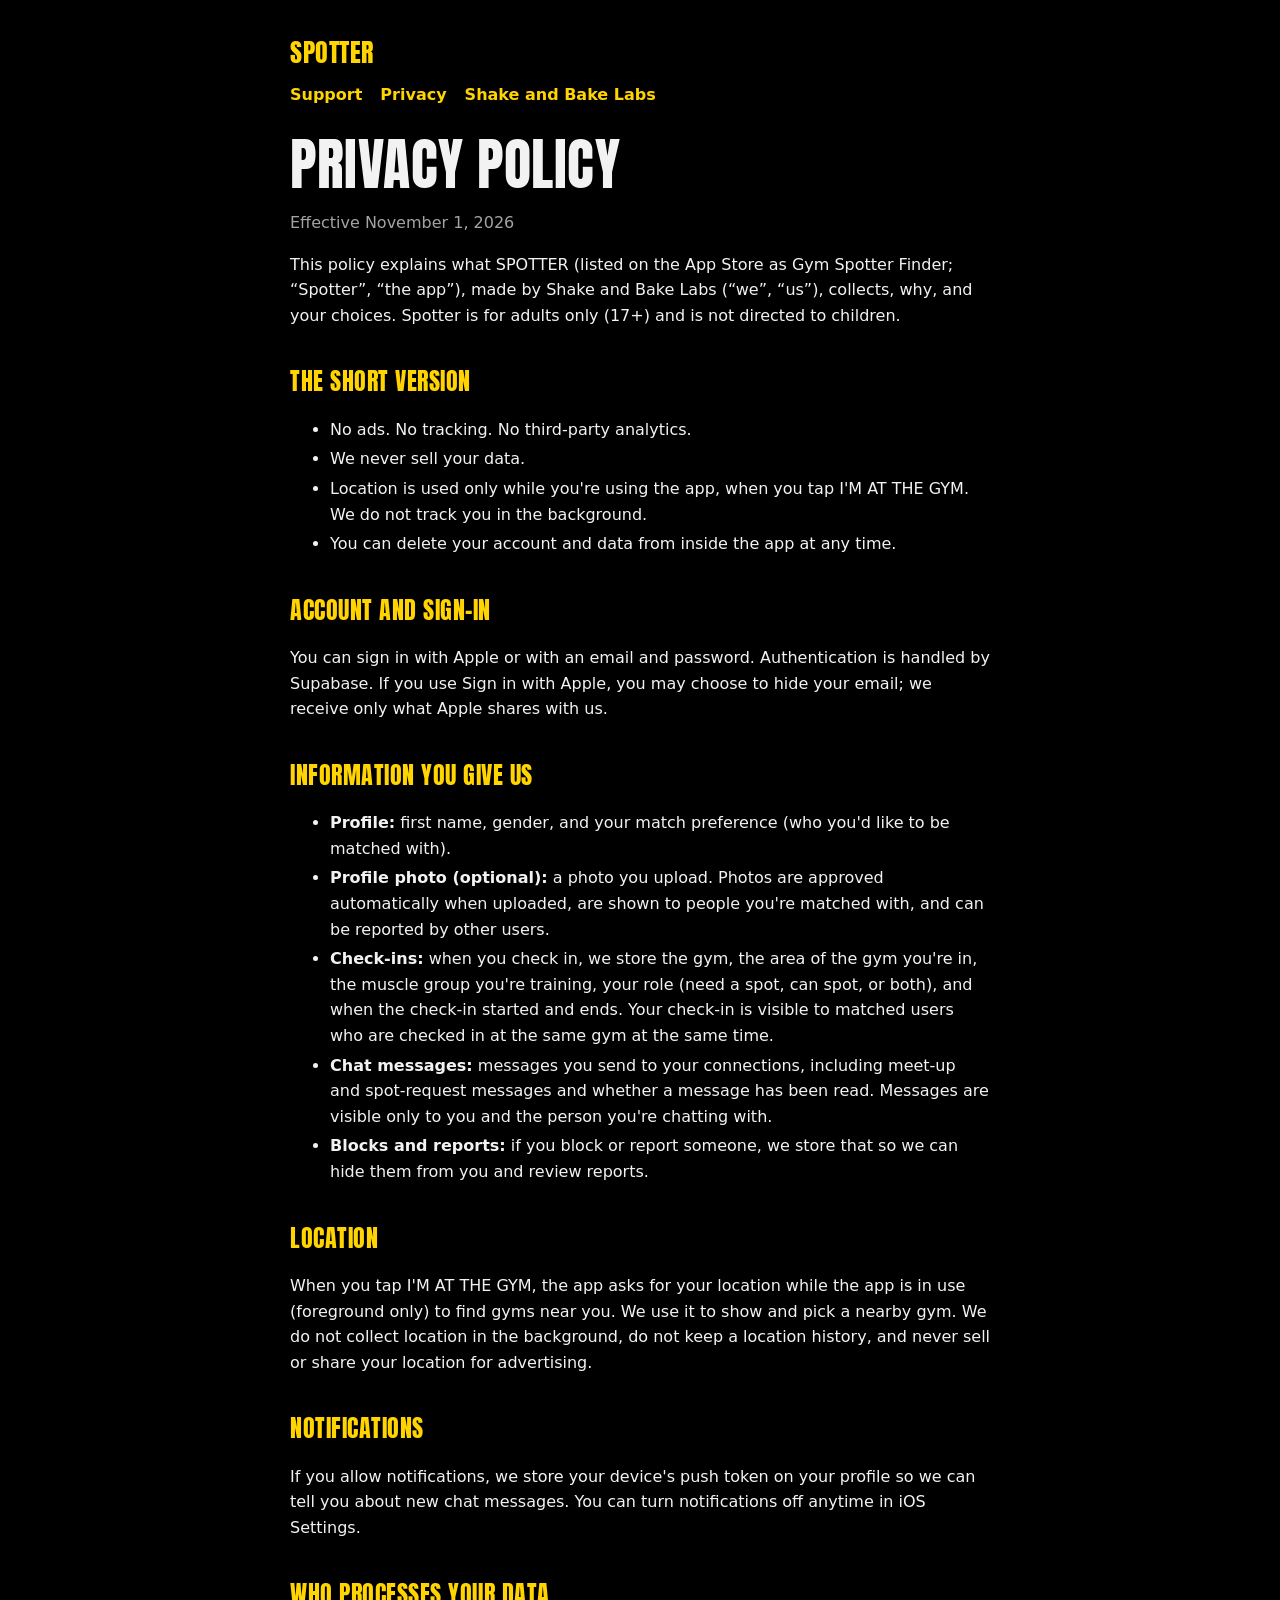
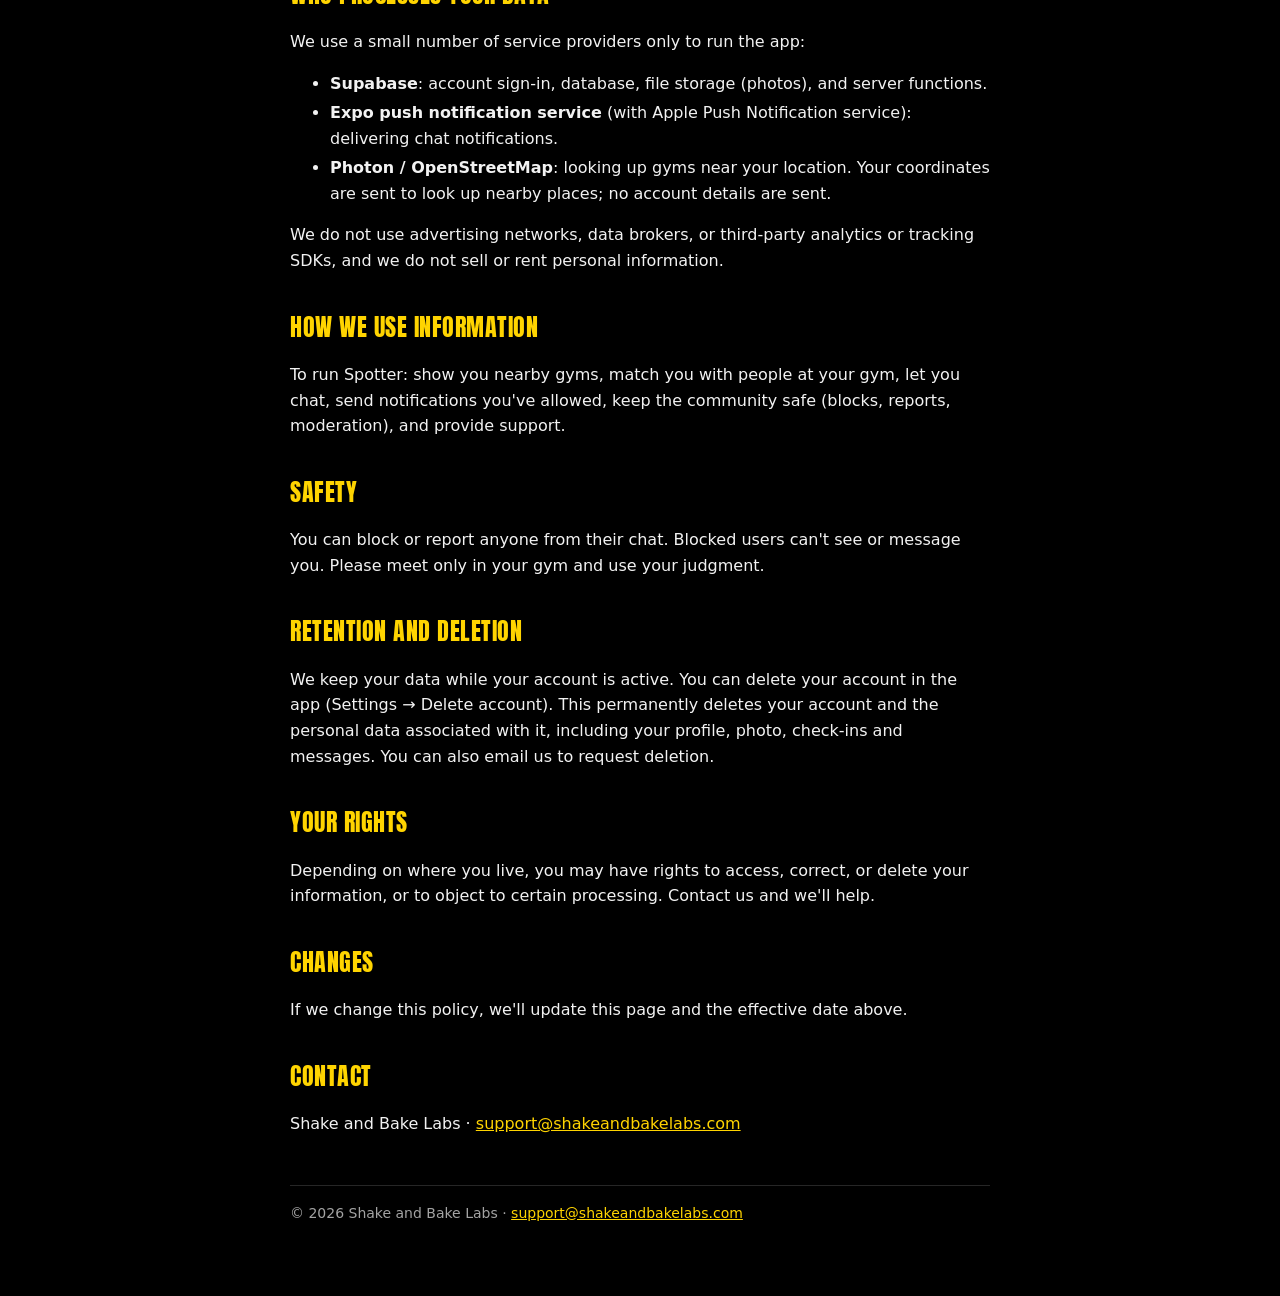
<file: spotter/privacy/index.html>
<!doctype html><html lang="en"><head><meta charset="utf-8"><meta name="viewport" content="width=device-width,initial-scale=1"><link rel="preconnect" href="https://fonts.googleapis.com"><link rel="preconnect" href="https://fonts.gstatic.com" crossorigin><link href="https://fonts.googleapis.com/css2?family=Anton&display=swap" rel="stylesheet"><link rel="stylesheet" href="/spotter/spotter.css"><title>Privacy Policy · SPOTTER</title></head><body><main><header><a class="brand" href="/spotter/"><span>SPOTTER</span></a><nav><a href="/spotter/support/">Support</a><a href="/spotter/privacy/">Privacy</a><a href="/">Shake and Bake Labs</a></nav></header>
<h1>Privacy Policy</h1><p class="mut">Effective November 1, 2026</p>
<p>This policy explains what SPOTTER (listed on the App Store as Gym Spotter Finder; “Spotter”, “the app”), made by Shake and Bake Labs (“we”, “us”), collects, why, and your choices. Spotter is for adults only (17+) and is not directed to children.</p>
<h2>The short version</h2><ul><li>No ads. No tracking. No third-party analytics.</li><li>We never sell your data.</li><li>Location is used only while you're using the app, when you tap I'M AT THE GYM. We do not track you in the background.</li><li>You can delete your account and data from inside the app at any time.</li></ul>
<h2>Account and sign-in</h2><p>You can sign in with Apple or with an email and password. Authentication is handled by Supabase. If you use Sign in with Apple, you may choose to hide your email; we receive only what Apple shares with us.</p>
<h2>Information you give us</h2><ul>
<li><strong>Profile:</strong> first name, gender, and your match preference (who you'd like to be matched with).</li>
<li><strong>Profile photo (optional):</strong> a photo you upload. Photos are approved automatically when uploaded, are shown to people you're matched with, and can be reported by other users.</li>
<li><strong>Check-ins:</strong> when you check in, we store the gym, the area of the gym you're in, the muscle group you're training, your role (need a spot, can spot, or both), and when the check-in started and ends. Your check-in is visible to matched users who are checked in at the same gym at the same time.</li>
<li><strong>Chat messages:</strong> messages you send to your connections, including meet-up and spot-request messages and whether a message has been read. Messages are visible only to you and the person you're chatting with.</li>
<li><strong>Blocks and reports:</strong> if you block or report someone, we store that so we can hide them from you and review reports.</li></ul>
<h2>Location</h2><p>When you tap I'M AT THE GYM, the app asks for your location while the app is in use (foreground only) to find gyms near you. We use it to show and pick a nearby gym. We do not collect location in the background, do not keep a location history, and never sell or share your location for advertising.</p>
<h2>Notifications</h2><p>If you allow notifications, we store your device's push token on your profile so we can tell you about new chat messages. You can turn notifications off anytime in iOS Settings.</p>
<h2>Who processes your data</h2><p>We use a small number of service providers only to run the app:</p><ul>
<li><strong>Supabase</strong>: account sign-in, database, file storage (photos), and server functions.</li>
<li><strong>Expo push notification service</strong> (with Apple Push Notification service): delivering chat notifications.</li>
<li><strong>Photon / OpenStreetMap</strong>: looking up gyms near your location. Your coordinates are sent to look up nearby places; no account details are sent.</li></ul>
<p>We do not use advertising networks, data brokers, or third-party analytics or tracking SDKs, and we do not sell or rent personal information.</p>
<h2>How we use information</h2><p>To run Spotter: show you nearby gyms, match you with people at your gym, let you chat, send notifications you've allowed, keep the community safe (blocks, reports, moderation), and provide support.</p>
<h2>Safety</h2><p>You can block or report anyone from their chat. Blocked users can't see or message you. Please meet only in your gym and use your judgment.</p>
<h2>Retention and deletion</h2><p>We keep your data while your account is active. You can delete your account in the app (Settings → Delete account). This permanently deletes your account and the personal data associated with it, including your profile, photo, check-ins and messages. You can also email us to request deletion.</p>
<h2>Your rights</h2><p>Depending on where you live, you may have rights to access, correct, or delete your information, or to object to certain processing. Contact us and we'll help.</p>
<h2>Changes</h2><p>If we change this policy, we'll update this page and the effective date above.</p>
<h2>Contact</h2><p>Shake and Bake Labs · <a href="mailto:support@shakeandbakelabs.com">support@shakeandbakelabs.com</a></p>
<footer>© 2026 Shake and Bake Labs · <a href="mailto:support@shakeandbakelabs.com">support@shakeandbakelabs.com</a></footer></main></body></html>
</file>
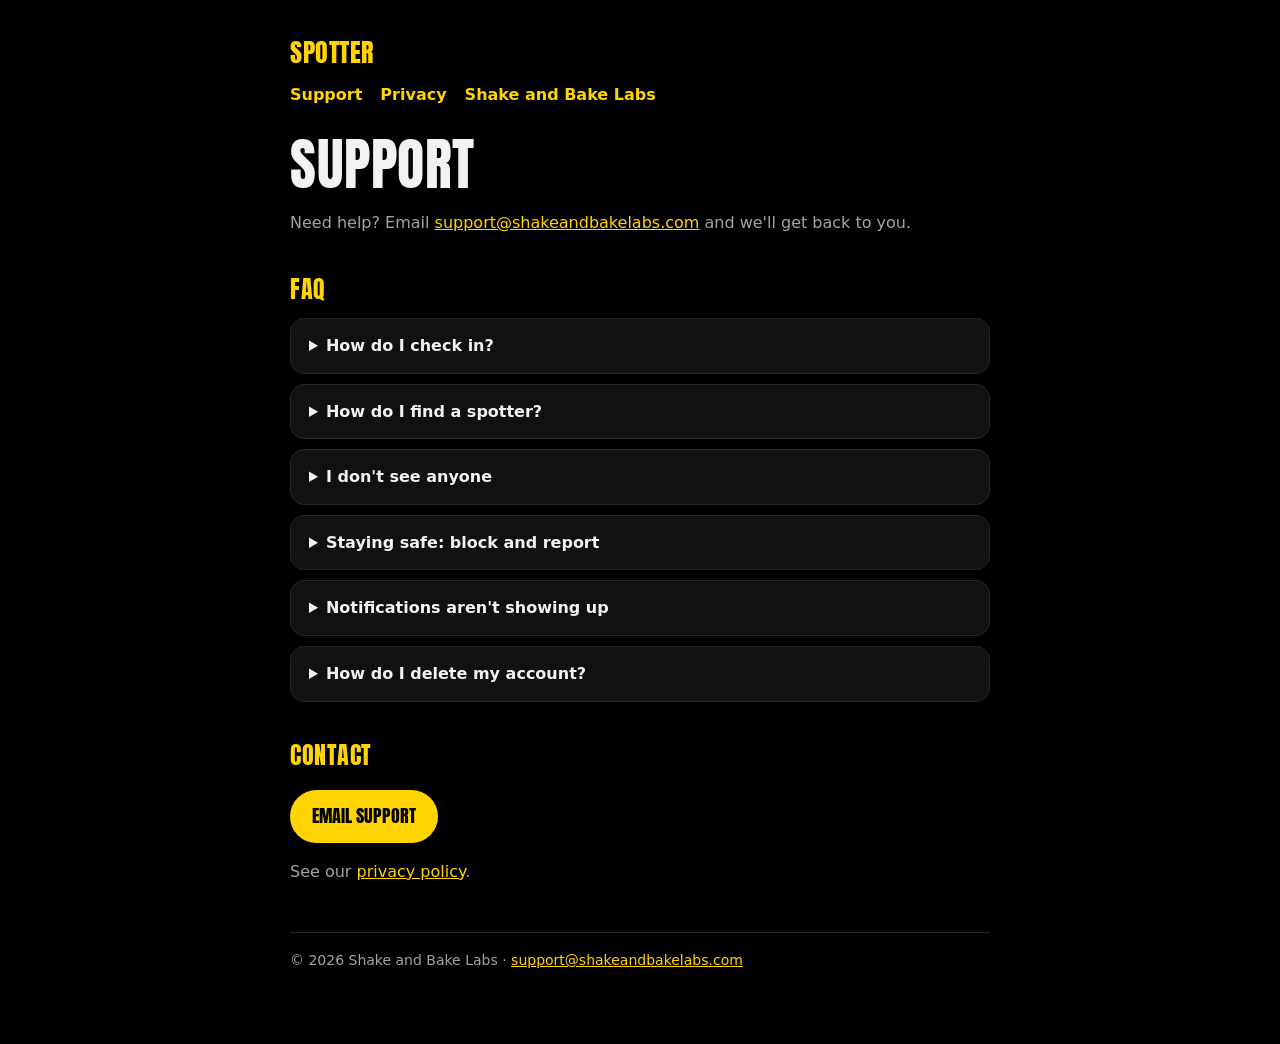
<file: spotter/support/index.html>
<!doctype html><html lang="en"><head><meta charset="utf-8"><meta name="viewport" content="width=device-width,initial-scale=1"><link rel="preconnect" href="https://fonts.googleapis.com"><link rel="preconnect" href="https://fonts.gstatic.com" crossorigin><link href="https://fonts.googleapis.com/css2?family=Anton&display=swap" rel="stylesheet"><link rel="stylesheet" href="/spotter/spotter.css"><title>Support · SPOTTER</title></head><body><main><header><a class="brand" href="/spotter/"><span>SPOTTER</span></a><nav><a href="/spotter/support/">Support</a><a href="/spotter/privacy/">Privacy</a><a href="/">Shake and Bake Labs</a></nav></header>
<h1>Support</h1><p class="mut">Need help? Email <a href="mailto:support@shakeandbakelabs.com">support@shakeandbakelabs.com</a> and we'll get back to you.</p>
<h2>FAQ</h2>
<details><summary>How do I check in?</summary><p>Tap I'M AT THE GYM and allow location while using the app. Pick your gym from the nearby list, then choose what you're training, where you are in the gym, and whether you need a spot, can spot, or both. Your check-in ends when you tap to leave or after it expires.</p></details>
<details><summary>How do I find a spotter?</summary><p>After you check in, the roster shows people checked in at the same gym who match your preferences and roles. Tap someone to connect, then use chat. Quick replies, MEET AT and SPOT ME make it fast to link up.</p></details>
<details><summary>I don't see anyone</summary><p>SPOTTER shows people checked in at your gym right now. Make sure you picked the right gym, and check your match preference in your profile. As more people at your gym join, you'll see more spotters.</p></details>
<details><summary>Staying safe: block and report</summary><p>In any chat, tap the ⋯ menu to block or report. Blocked users can't see or message you. Reports go to us for review. Always meet inside your gym. If you're in danger, contact local emergency services.</p></details>
<details><summary>Notifications aren't showing up</summary><p>Open iOS Settings → Notifications → SPOTTER and turn on Allow Notifications.</p></details>
<details><summary>How do I delete my account?</summary><p>In the app go to Settings → Delete account. This permanently deletes your account and data. You can also email us to request deletion.</p></details>
<h2>Contact</h2><p><a class="btn" href="mailto:support@shakeandbakelabs.com">Email support</a></p><p class="mut">See our <a href="/spotter/privacy/">privacy policy</a>.</p>
<footer>© 2026 Shake and Bake Labs · <a href="mailto:support@shakeandbakelabs.com">support@shakeandbakelabs.com</a></footer></main></body></html>
</file>
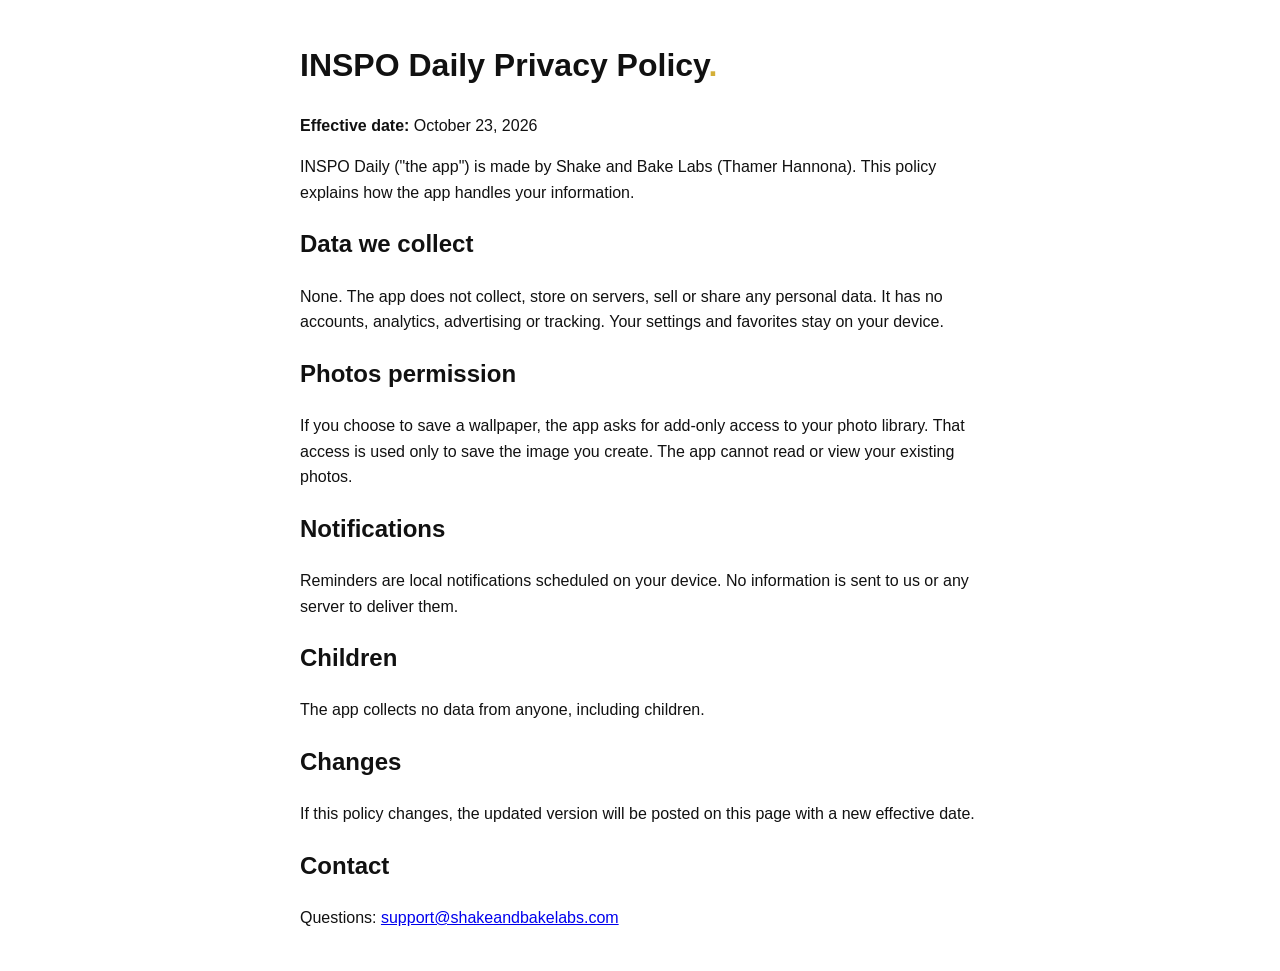
<file: inspo/privacy.html>
<!doctype html><html lang="en"><head><meta charset="utf-8"><meta name="viewport" content="width=device-width,initial-scale=1"><title>INSPO Daily — Privacy Policy</title>
<style>body{font-family:-apple-system,Helvetica,sans-serif;max-width:680px;margin:40px auto;padding:0 20px;line-height:1.6;color:#111}h1 span{color:#D4AF37}</style></head><body>
<h1>INSPO Daily Privacy Policy<span>.</span></h1>
<p><strong>Effective date:</strong> October 23, 2026</p>
<p>INSPO Daily ("the app") is made by Shake and Bake Labs (Thamer Hannona). This policy explains how the app handles your information.</p>
<h2>Data we collect</h2>
<p>None. The app does not collect, store on servers, sell or share any personal data. It has no accounts, analytics, advertising or tracking. Your settings and favorites stay on your device.</p>
<h2>Photos permission</h2>
<p>If you choose to save a wallpaper, the app asks for add-only access to your photo library. That access is used only to save the image you create. The app cannot read or view your existing photos.</p>
<h2>Notifications</h2>
<p>Reminders are local notifications scheduled on your device. No information is sent to us or any server to deliver them.</p>
<h2>Children</h2>
<p>The app collects no data from anyone, including children.</p>
<h2>Changes</h2>
<p>If this policy changes, the updated version will be posted on this page with a new effective date.</p>
<h2>Contact</h2>
<p>Questions: <a href="mailto:support@shakeandbakelabs.com">support@shakeandbakelabs.com</a></p>
</body></html>
</file>
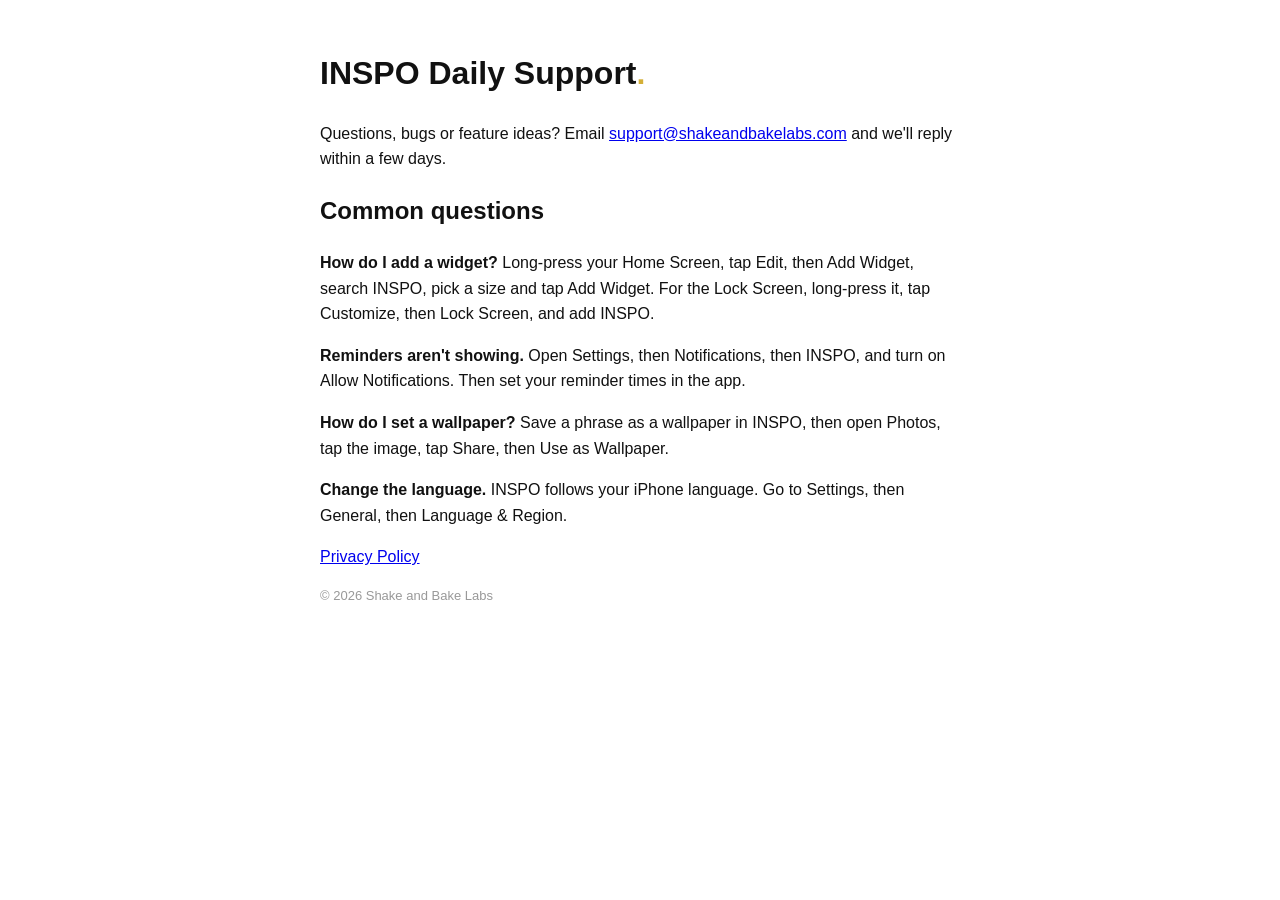
<file: inspo/support.html>
<!doctype html><html lang="en"><head><meta charset="utf-8"><meta name="viewport" content="width=device-width,initial-scale=1"><title>INSPO Daily — Privacy Policy</title>
<style>body{font-family:-apple-system,Helvetica,sans-serif;max-width:680px;margin:40px auto;padding:0 20px;line-height:1.6;color:#111}h1 span{color:#D4AF37}</style></head><body><main style="max-width:680px;margin:48px auto;padding:0 20px;font-family:-apple-system,Helvetica,sans-serif;line-height:1.6">
<h1>INSPO Daily Support<span style="color:#D4AF37">.</span></h1>
<p>Questions, bugs or feature ideas? Email <a href="mailto:support@shakeandbakelabs.com">support@shakeandbakelabs.com</a> and we'll reply within a few days.</p>
<h2>Common questions</h2>
<p><b>How do I add a widget?</b> Long-press your Home Screen, tap Edit, then Add Widget, search INSPO, pick a size and tap Add Widget. For the Lock Screen, long-press it, tap Customize, then Lock Screen, and add INSPO.</p>
<p><b>Reminders aren't showing.</b> Open Settings, then Notifications, then INSPO, and turn on Allow Notifications. Then set your reminder times in the app.</p>
<p><b>How do I set a wallpaper?</b> Save a phrase as a wallpaper in INSPO, then open Photos, tap the image, tap Share, then Use as Wallpaper.</p>
<p><b>Change the language.</b> INSPO follows your iPhone language. Go to Settings, then General, then Language &amp; Region.</p>
<p><a href="privacy.html">Privacy Policy</a></p>
<p style="color:#999;font-size:13px">© 2026 Shake and Bake Labs</p></main></body></html>
</file>
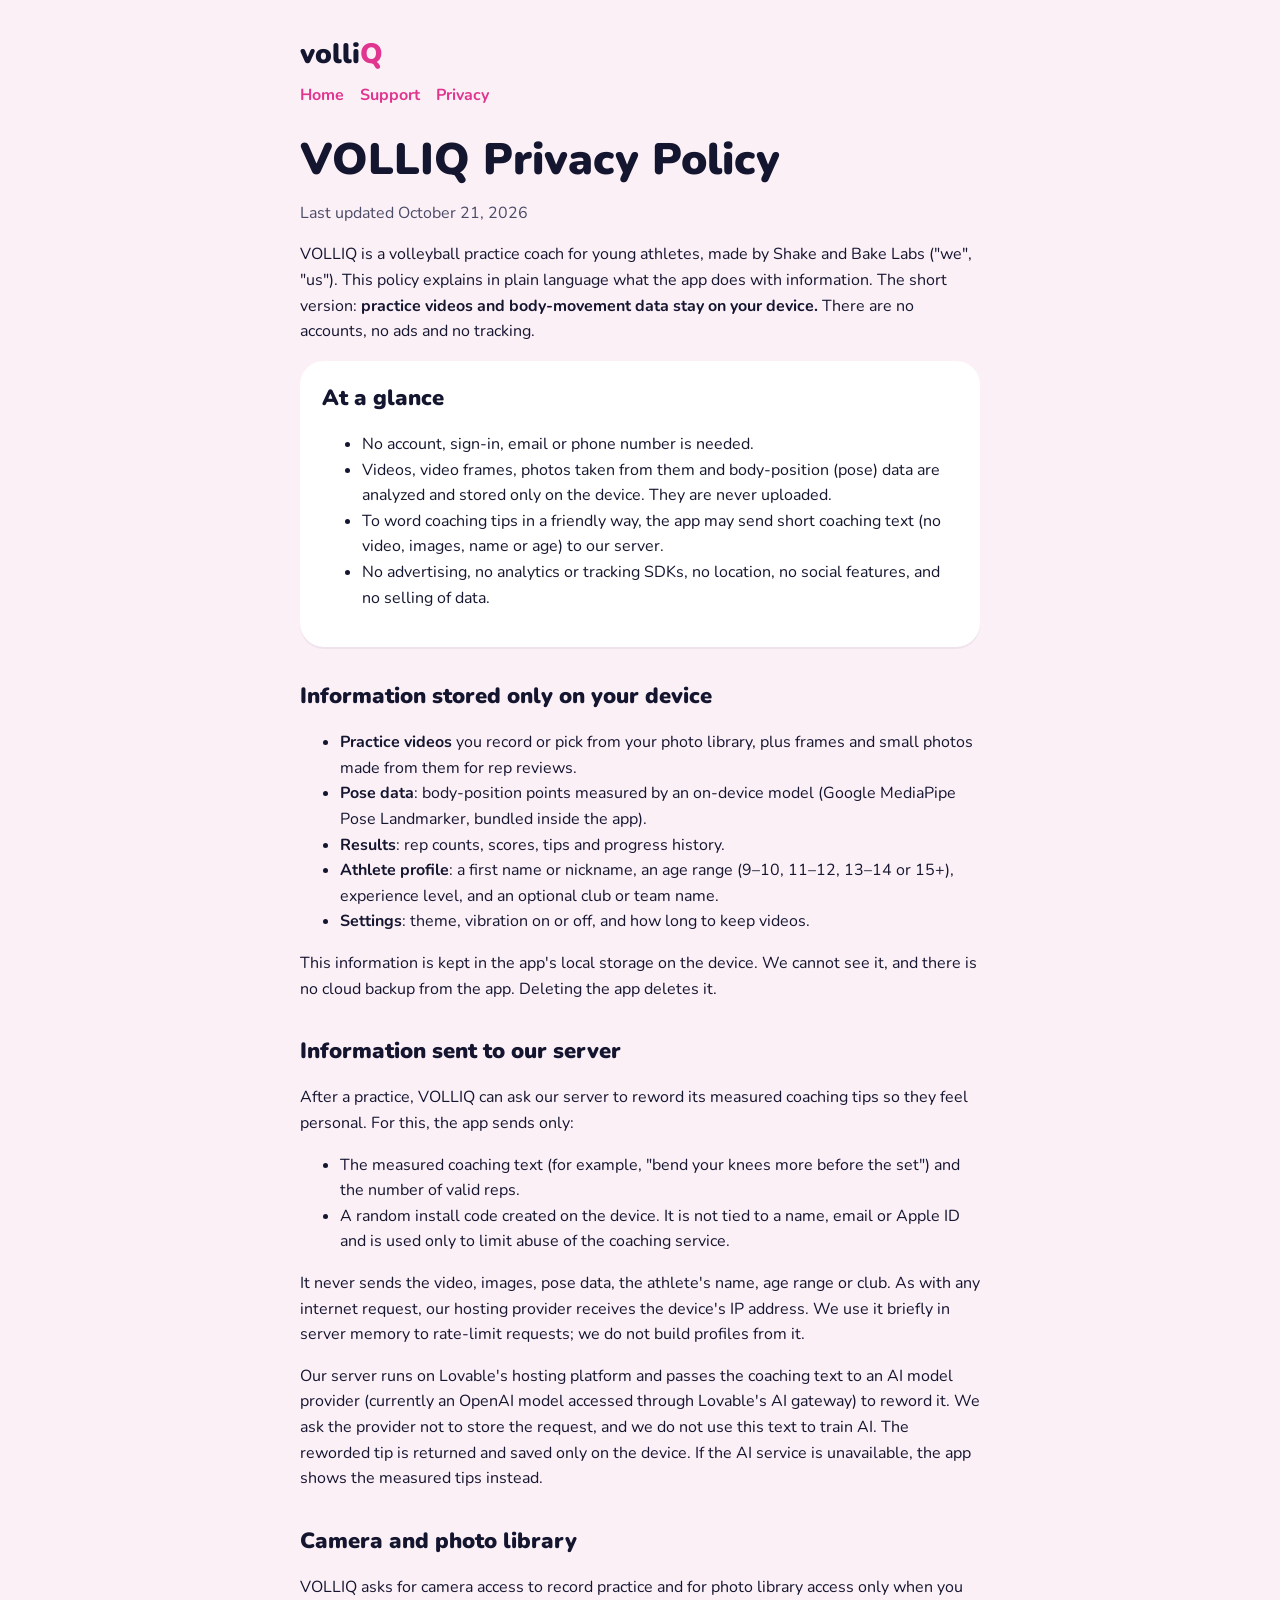
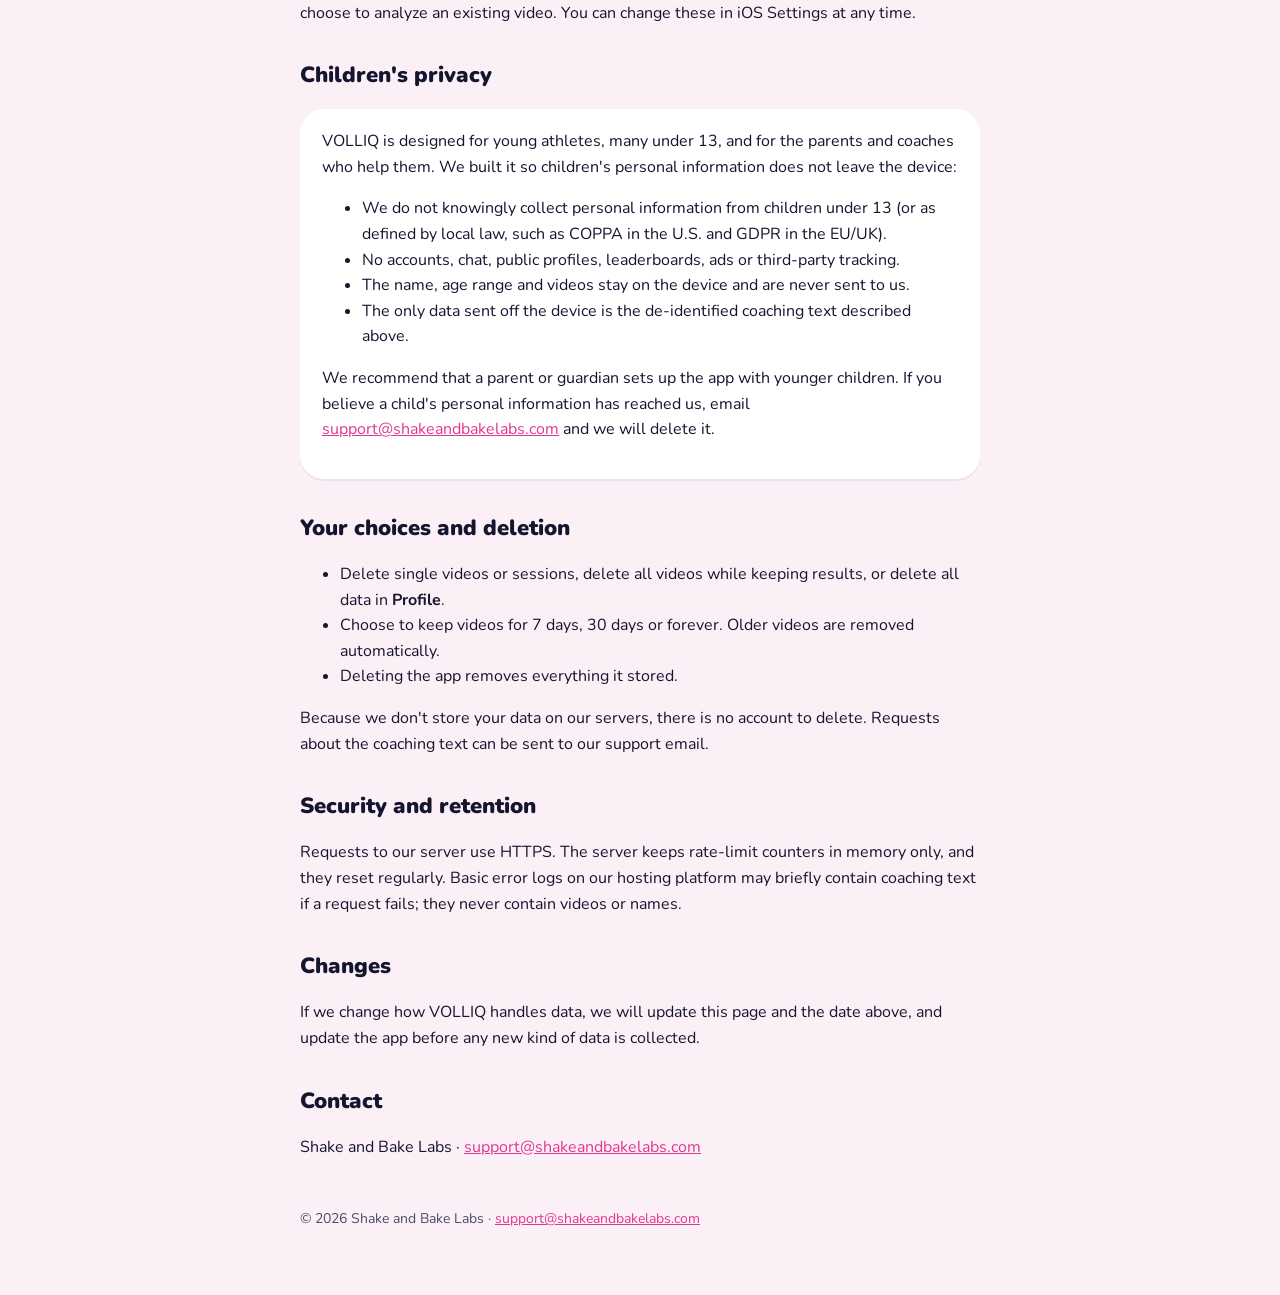
<file: volliq/privacy.html>
<!doctype html><html lang="en"><head><meta charset="utf-8"><meta name="viewport" content="width=device-width,initial-scale=1"><title>VOLLIQ Privacy Policy · Shake and Bake Labs</title><link rel="stylesheet" href="../style.css"></head><body><main>
<header><a class="brand" href="index.html">volli<span>Q</span></a><nav><a href="index.html">Home</a><a href="support.html">Support</a><a href="privacy.html">Privacy</a></nav></header>
<h1>VOLLIQ Privacy Policy</h1>
<p class="muted">Last updated October 21, 2026</p>
<p>VOLLIQ is a volleyball practice coach for young athletes, made by Shake and Bake Labs ("we", "us"). This policy explains in plain language what the app does with information. The short version: <b>practice videos and body-movement data stay on your device.</b> There are no accounts, no ads and no tracking.</p>

<div class="card"><h2 style="margin-top:0">At a glance</h2><ul>
<li>No account, sign-in, email or phone number is needed.</li>
<li>Videos, video frames, photos taken from them and body-position (pose) data are analyzed and stored only on the device. They are never uploaded.</li>
<li>To word coaching tips in a friendly way, the app may send short coaching text (no video, images, name or age) to our server.</li>
<li>No advertising, no analytics or tracking SDKs, no location, no social features, and no selling of data.</li>
</ul></div>

<h2>Information stored only on your device</h2>
<ul>
<li><b>Practice videos</b> you record or pick from your photo library, plus frames and small photos made from them for rep reviews.</li>
<li><b>Pose data</b>: body-position points measured by an on-device model (Google MediaPipe Pose Landmarker, bundled inside the app).</li>
<li><b>Results</b>: rep counts, scores, tips and progress history.</li>
<li><b>Athlete profile</b>: a first name or nickname, an age range (9–10, 11–12, 13–14 or 15+), experience level, and an optional club or team name.</li>
<li><b>Settings</b>: theme, vibration on or off, and how long to keep videos.</li>
</ul>
<p>This information is kept in the app's local storage on the device. We cannot see it, and there is no cloud backup from the app. Deleting the app deletes it.</p>

<h2>Information sent to our server</h2>
<p>After a practice, VOLLIQ can ask our server to reword its measured coaching tips so they feel personal. For this, the app sends only:</p>
<ul>
<li>The measured coaching text (for example, "bend your knees more before the set") and the number of valid reps.</li>
<li>A random install code created on the device. It is not tied to a name, email or Apple ID and is used only to limit abuse of the coaching service.</li>
</ul>
<p>It never sends the video, images, pose data, the athlete's name, age range or club. As with any internet request, our hosting provider receives the device's IP address. We use it briefly in server memory to rate-limit requests; we do not build profiles from it.</p>
<p>Our server runs on Lovable's hosting platform and passes the coaching text to an AI model provider (currently an OpenAI model accessed through Lovable's AI gateway) to reword it. We ask the provider not to store the request, and we do not use this text to train AI. The reworded tip is returned and saved only on the device. If the AI service is unavailable, the app shows the measured tips instead.</p>

<h2>Camera and photo library</h2>
<p>VOLLIQ asks for camera access to record practice and for photo library access only when you choose to analyze an existing video. You can change these in iOS Settings at any time.</p>

<h2>Children's privacy</h2>
<div class="card">
<p style="margin-top:0">VOLLIQ is designed for young athletes, many under 13, and for the parents and coaches who help them. We built it so children's personal information does not leave the device:</p>
<ul>
<li>We do not knowingly collect personal information from children under 13 (or as defined by local law, such as COPPA in the U.S. and GDPR in the EU/UK).</li>
<li>No accounts, chat, public profiles, leaderboards, ads or third-party tracking.</li>
<li>The name, age range and videos stay on the device and are never sent to us.</li>
<li>The only data sent off the device is the de-identified coaching text described above.</li>
</ul>
<p>We recommend that a parent or guardian sets up the app with younger children. If you believe a child's personal information has reached us, email <a href="mailto:support@shakeandbakelabs.com">support@shakeandbakelabs.com</a> and we will delete it.</p>
</div>

<h2>Your choices and deletion</h2>
<ul>
<li>Delete single videos or sessions, delete all videos while keeping results, or delete all data in <b>Profile</b>.</li>
<li>Choose to keep videos for 7 days, 30 days or forever. Older videos are removed automatically.</li>
<li>Deleting the app removes everything it stored.</li>
</ul>
<p>Because we don't store your data on our servers, there is no account to delete. Requests about the coaching text can be sent to our support email.</p>

<h2>Security and retention</h2>
<p>Requests to our server use HTTPS. The server keeps rate-limit counters in memory only, and they reset regularly. Basic error logs on our hosting platform may briefly contain coaching text if a request fails; they never contain videos or names.</p>

<h2>Changes</h2>
<p>If we change how VOLLIQ handles data, we will update this page and the date above, and update the app before any new kind of data is collected.</p>

<h2>Contact</h2>
<p>Shake and Bake Labs · <a href="mailto:support@shakeandbakelabs.com">support@shakeandbakelabs.com</a></p>
<footer>© 2026 Shake and Bake Labs · <a href="mailto:support@shakeandbakelabs.com">support@shakeandbakelabs.com</a></footer>
</main></body></html>
</file>
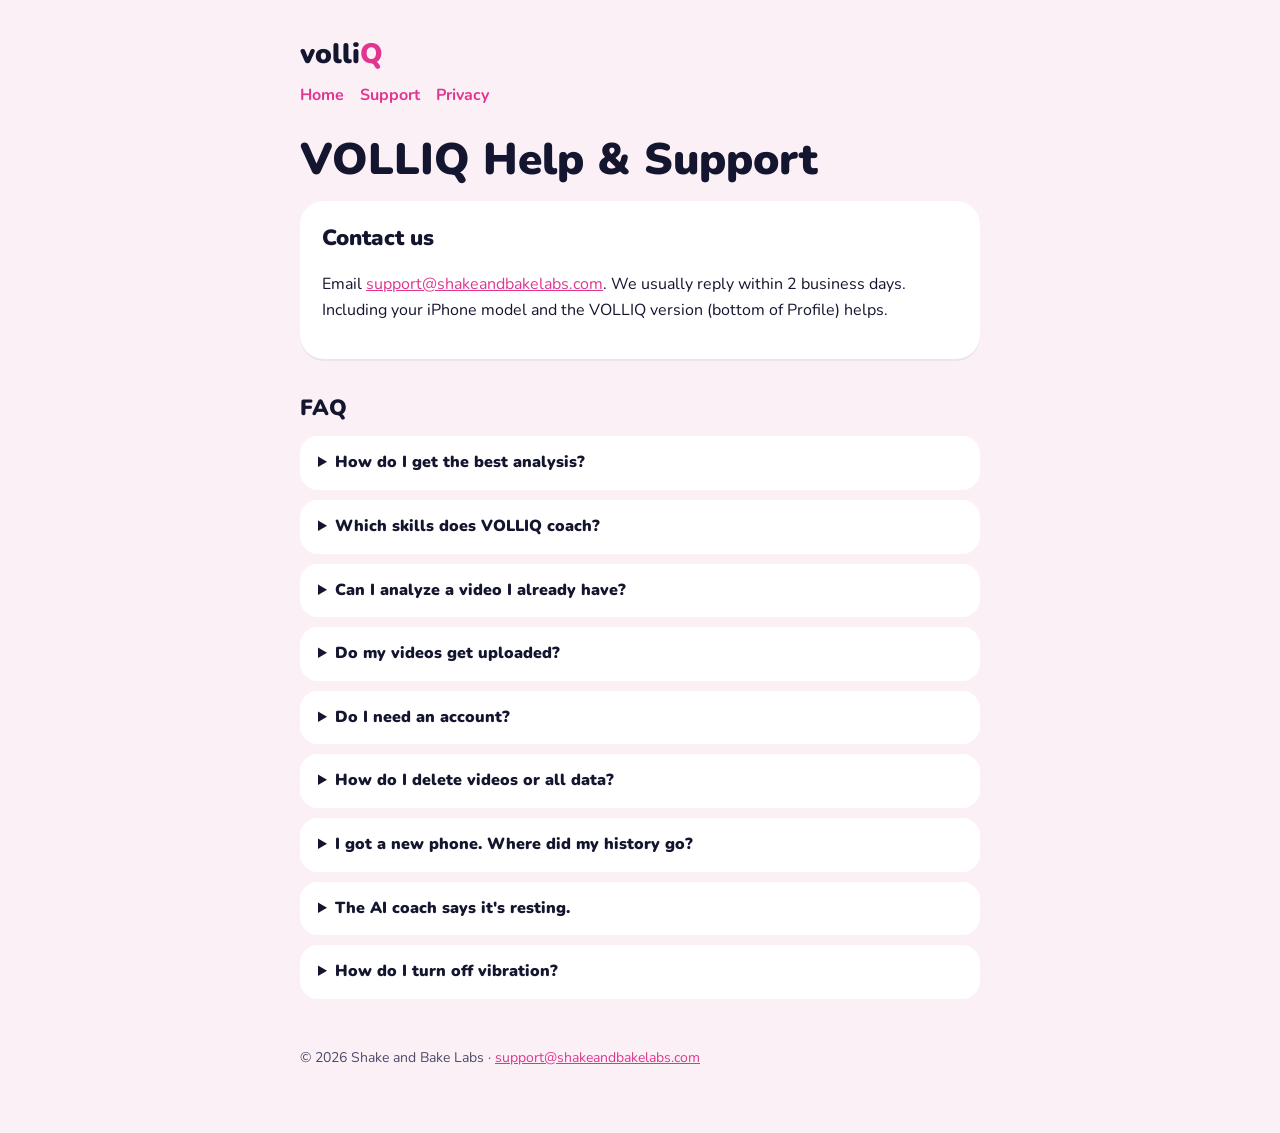
<file: volliq/support.html>
<!doctype html><html lang="en"><head><meta charset="utf-8"><meta name="viewport" content="width=device-width,initial-scale=1"><title>VOLLIQ Support · Shake and Bake Labs</title><link rel="stylesheet" href="../style.css"></head><body><main>
<header><a class="brand" href="index.html">volli<span>Q</span></a><nav><a href="index.html">Home</a><a href="support.html">Support</a><a href="privacy.html">Privacy</a></nav></header>
<h1>VOLLIQ Help &amp; Support</h1>
<div class="card"><h2 style="margin-top:0">Contact us</h2><p>Email <a href="mailto:support@shakeandbakelabs.com?subject=VOLLIQ%20support">support@shakeandbakelabs.com</a>. We usually reply within 2 business days. Including your iPhone model and the VOLLIQ version (bottom of Profile) helps.</p></div>
<h2>FAQ</h2>
<details><summary>How do I get the best analysis?</summary><p>Place the phone 8–12 feet away so the whole body is in view, use good light and a plain background, and keep the phone still.</p></details>
<details><summary>Which skills does VOLLIQ coach?</summary><p>Setting, passing, serving and hitting. Each rep gets a score and one or two simple tips to try next.</p></details>
<details><summary>Can I analyze a video I already have?</summary><p>Yes. In the camera screen, tap "Use a video" and pick a clip under 90 seconds.</p></details>
<details><summary>Do my videos get uploaded?</summary><p>No. Videos and body-movement data are analyzed and stored only on your iPhone. See the <a href="privacy.html">privacy policy</a>.</p></details>
<details><summary>Do I need an account?</summary><p>No. There's no sign-in. Your practices are saved only on this device.</p></details>
<details><summary>How do I delete videos or all data?</summary><p>Go to Profile. You can delete all videos while keeping results, choose to auto-delete videos after 7 or 30 days, or delete all data.</p></details>
<details><summary>I got a new phone. Where did my history go?</summary><p>History lives only on the device that recorded it and isn't backed up by the app, so it won't move to a new phone.</p></details>
<details><summary>The AI coach says it's resting.</summary><p>The friendly wording service has a usage limit. Your measured tips are still shown; try again later.</p></details>
<details><summary>How do I turn off vibration?</summary><p>Profile → Vibration → Off.</p></details>
<footer>© 2026 Shake and Bake Labs · <a href="mailto:support@shakeandbakelabs.com">support@shakeandbakelabs.com</a></footer>
</main></body></html>
</file>
<file: style.css>
@font-face{font-family:'Nunito';font-style:normal;font-weight:200 1000;font-display:swap;src:url('fonts/nunito-latin.woff2') format('woff2');}
:root{--ink:#14152F;--mag:#E0368F;--lav:#B79AF0;--blush:#FCF0F7}
*{box-sizing:border-box}body{margin:0;font-family:Nunito,system-ui,sans-serif;background:var(--blush);color:var(--ink);line-height:1.6}
main{max-width:720px;margin:0 auto;padding:32px 20px 64px}
header a.brand{font-weight:900;font-size:28px;color:var(--ink);text-decoration:none}header a.brand span{color:var(--mag)}
nav{display:flex;gap:16px;flex-wrap:wrap;margin-top:6px}nav a{color:var(--mag);font-weight:700;text-decoration:none}
h1{font-weight:900;font-size:clamp(30px,7vw,44px);line-height:1.1;margin:28px 0 6px}
h2{font-weight:900;font-size:22px;margin:32px 0 8px}
.card{background:#fff;border-radius:24px;padding:20px 22px;margin:16px 0;box-shadow:0 2px 0 rgba(20,21,47,.06)}
.muted{color:#4a4b66}a{color:var(--mag)}
.btn{display:inline-block;background:var(--mag);color:#fff;font-weight:900;padding:14px 22px;border-radius:999px;text-decoration:none}
.tag{display:inline-block;background:var(--lav);color:var(--ink);font-weight:700;border-radius:999px;padding:2px 12px;font-size:14px}
details{background:#fff;border-radius:18px;padding:14px 18px;margin:10px 0}summary{font-weight:900;cursor:pointer}
footer{margin-top:48px;font-size:14px;color:#4a4b66}
.tag.live{background:var(--mag);color:#fff}
.btn.appstore{background:#000;line-height:1.1;padding:10px 24px;font-size:22px}.btn.appstore small{display:block;font-size:12px;font-weight:700}
.shots{display:flex;gap:12px;overflow-x:auto;scroll-snap-type:x mandatory;padding:4px 0 12px}.shots img{flex:0 0 auto;width:180px;height:auto;border-radius:18px;scroll-snap-align:start;box-shadow:0 4px 14px rgba(20,21,47,.18)}
</file>
<file: spotter/spotter.css>
:root{--y:#FFD400;--bg:#000;--card:#111;--line:#262626;--txt:#f2f2f2;--mut:#a3a3a3}
*{box-sizing:border-box}body{margin:0;background:var(--bg);color:var(--txt);font-family:-apple-system,system-ui,"Segoe UI",Roboto,sans-serif;line-height:1.6}
main{max-width:740px;margin:0 auto;padding:32px 20px 72px}
h1,h2,h3,.brand{font-family:Anton,Impact,sans-serif;font-weight:400;text-transform:uppercase;letter-spacing:.5px}
.brand{font-size:26px;color:var(--txt);text-decoration:none}.brand span{color:var(--y)}
h1{font-size:clamp(36px,9vw,56px);line-height:1.05;margin:28px 0 6px}h2{font-size:24px;margin:34px 0 8px;color:var(--y)}h3{font-size:18px;margin:20px 0 4px}
a{color:var(--y)}.mut{color:var(--mut)}nav{display:flex;gap:18px;margin-top:8px}nav a{font-weight:700;text-decoration:none}
.card{background:var(--card);border:1px solid var(--line);border-radius:18px;padding:18px 20px;margin:14px 0}
details{background:var(--card);border:1px solid var(--line);border-radius:14px;padding:14px 18px;margin:10px 0}summary{font-weight:800;cursor:pointer}
.btn{display:inline-block;background:var(--y);color:#000;font-family:Anton,Impact,sans-serif;text-transform:uppercase;padding:12px 22px;border-radius:999px;text-decoration:none;font-size:18px}
li{margin:4px 0}footer{margin-top:48px;font-size:14px;color:var(--mut);border-top:1px solid var(--line);padding-top:16px}
</file>
